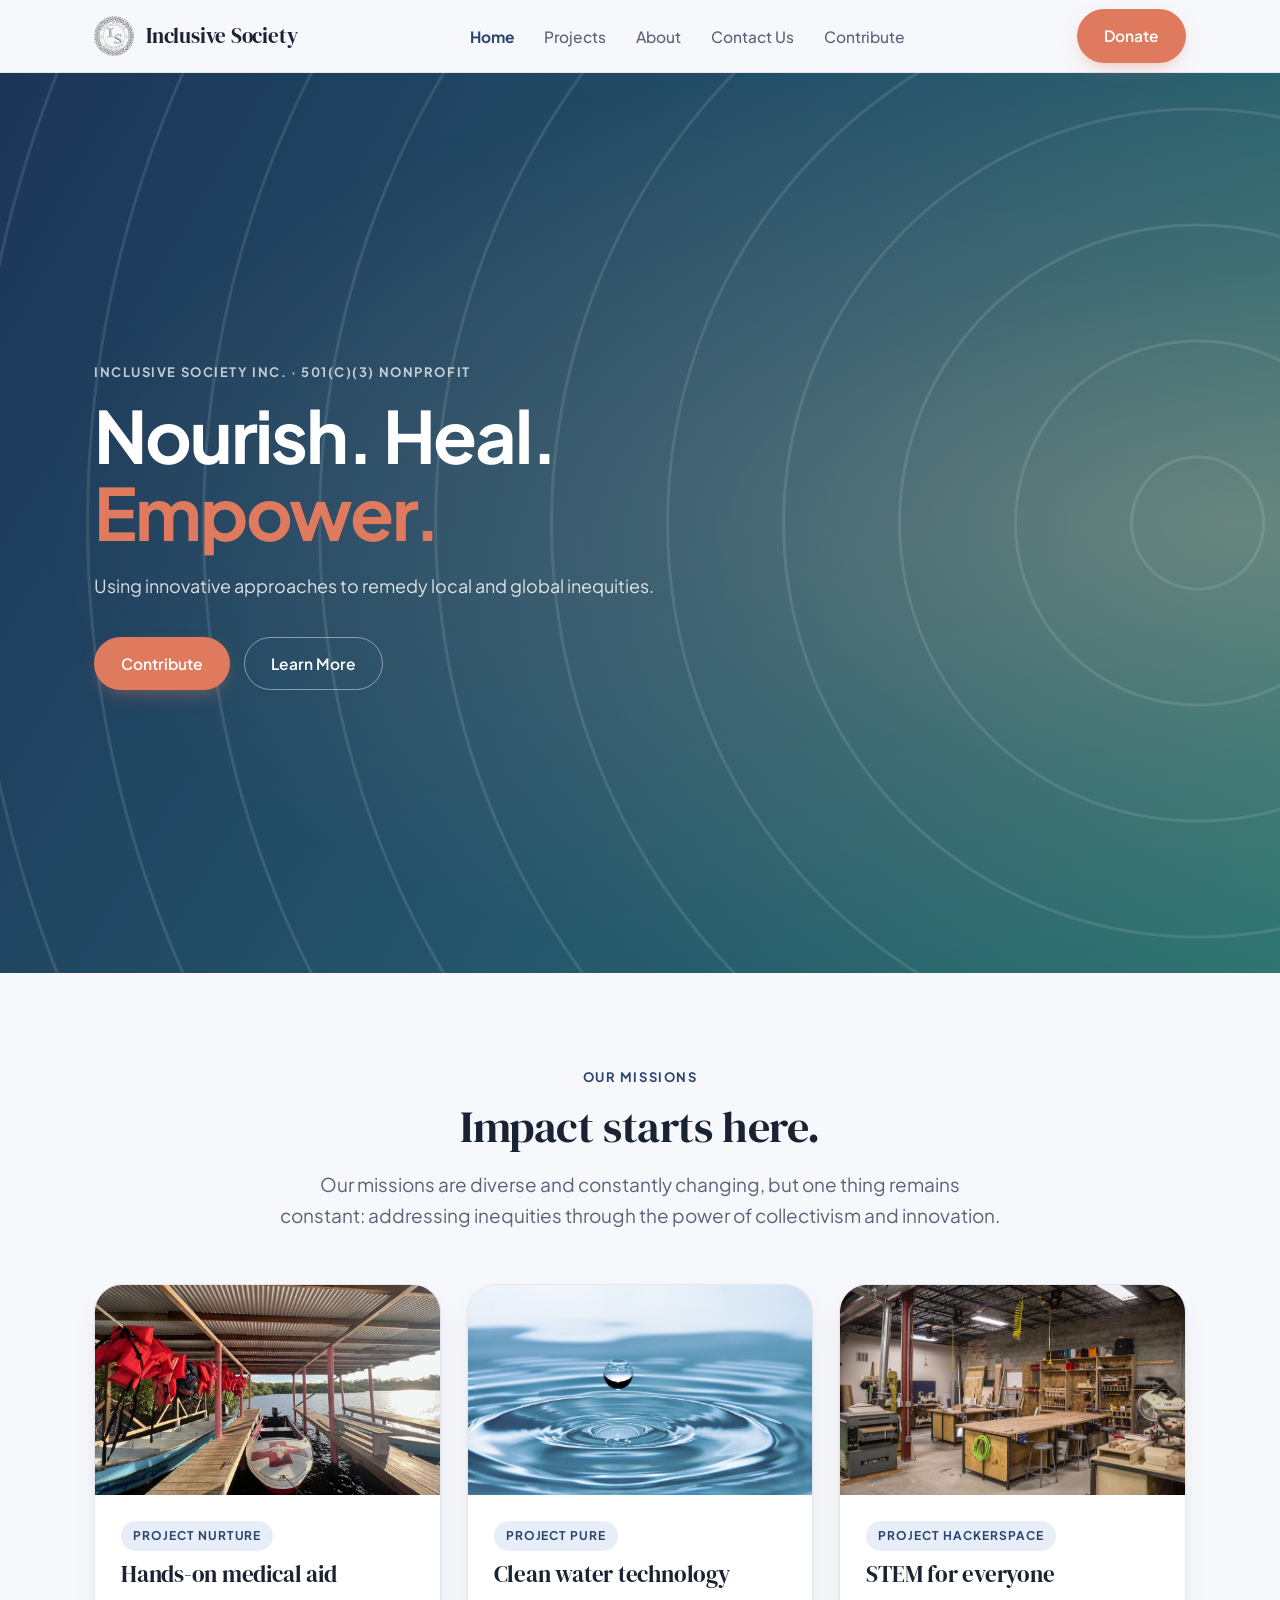
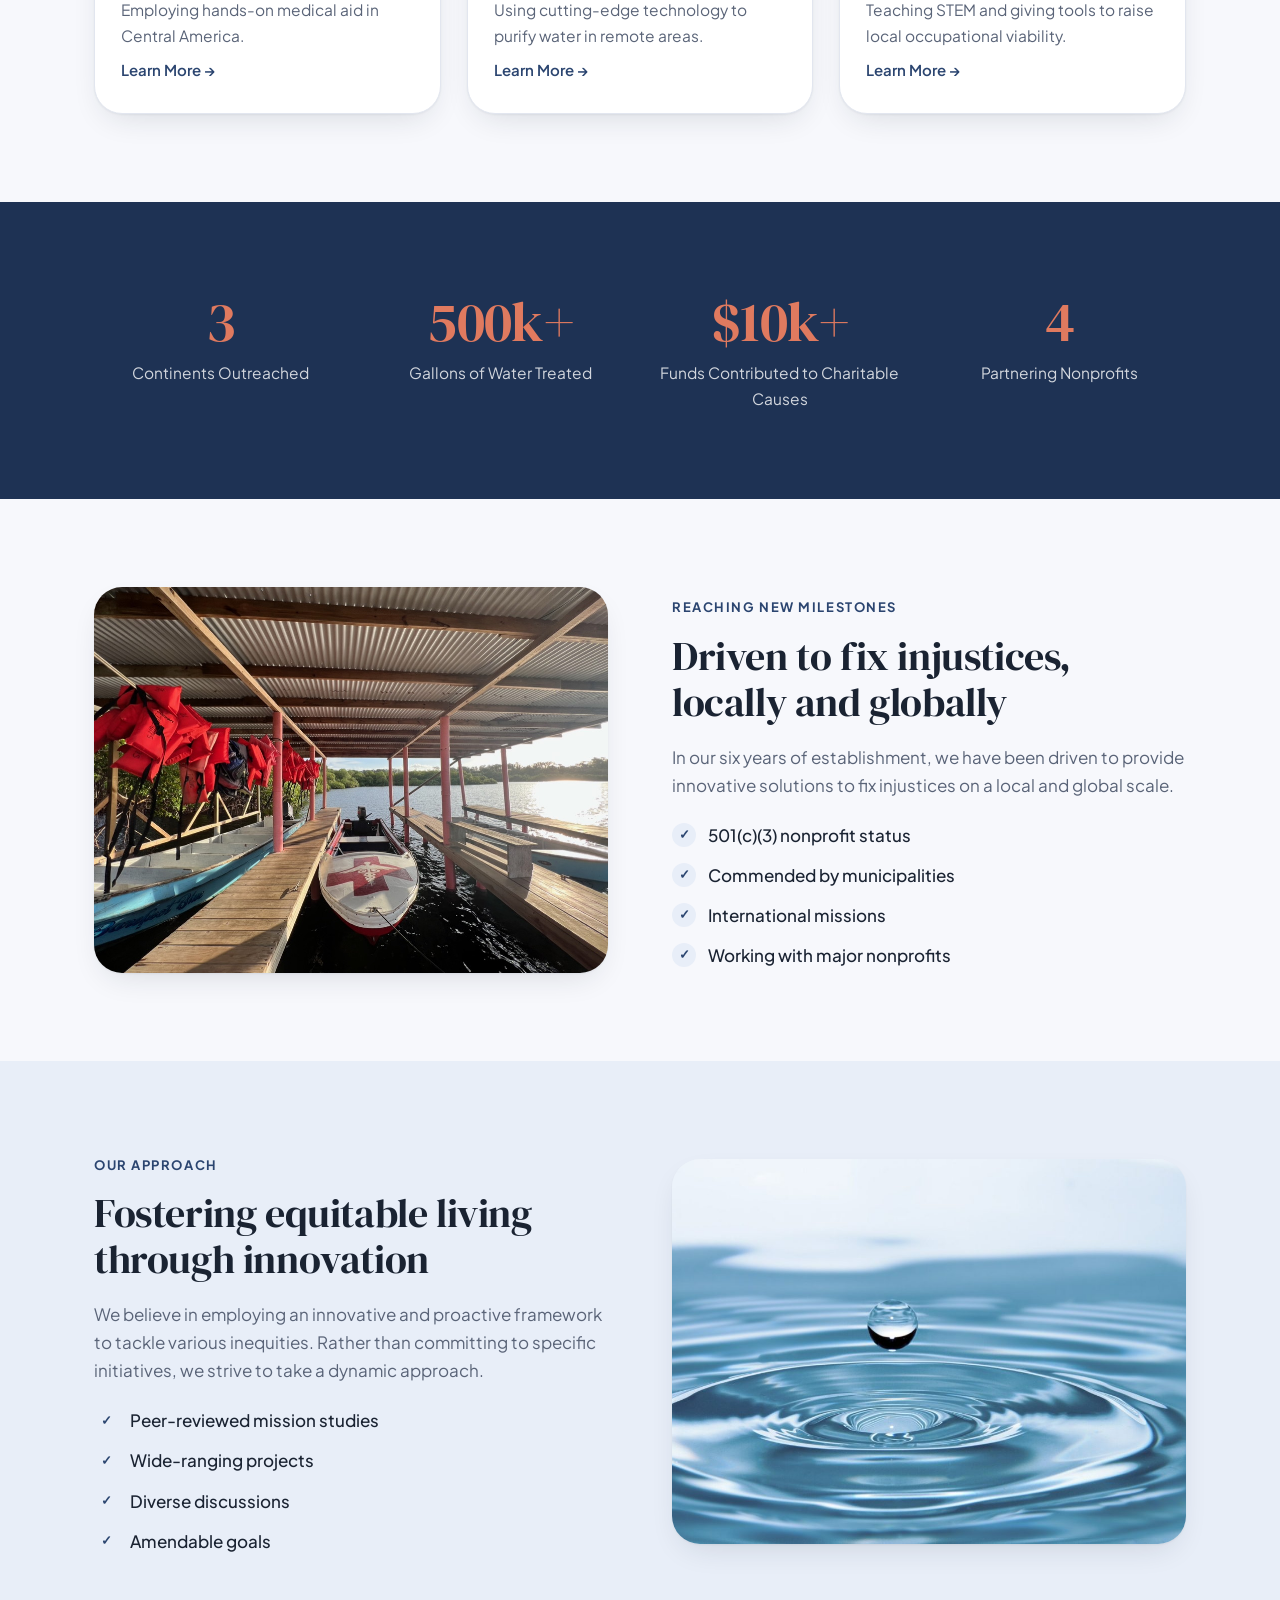
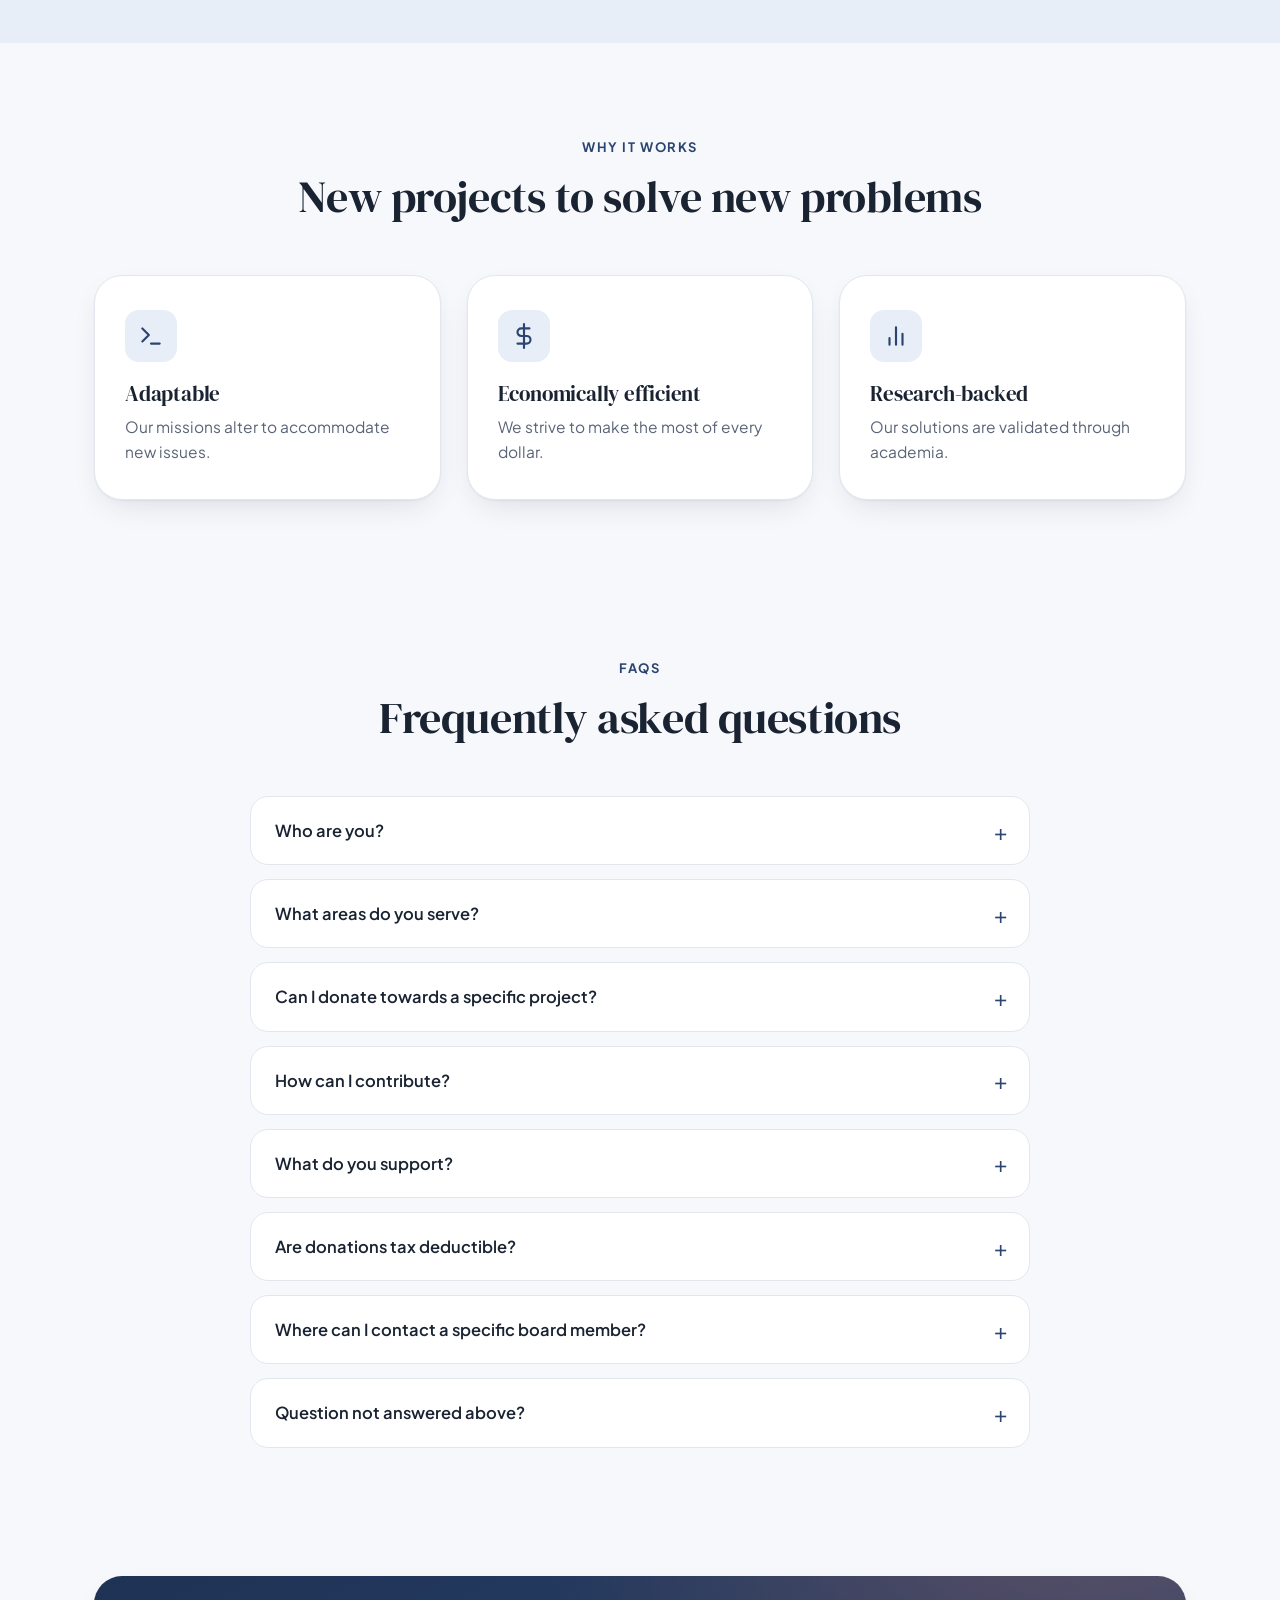
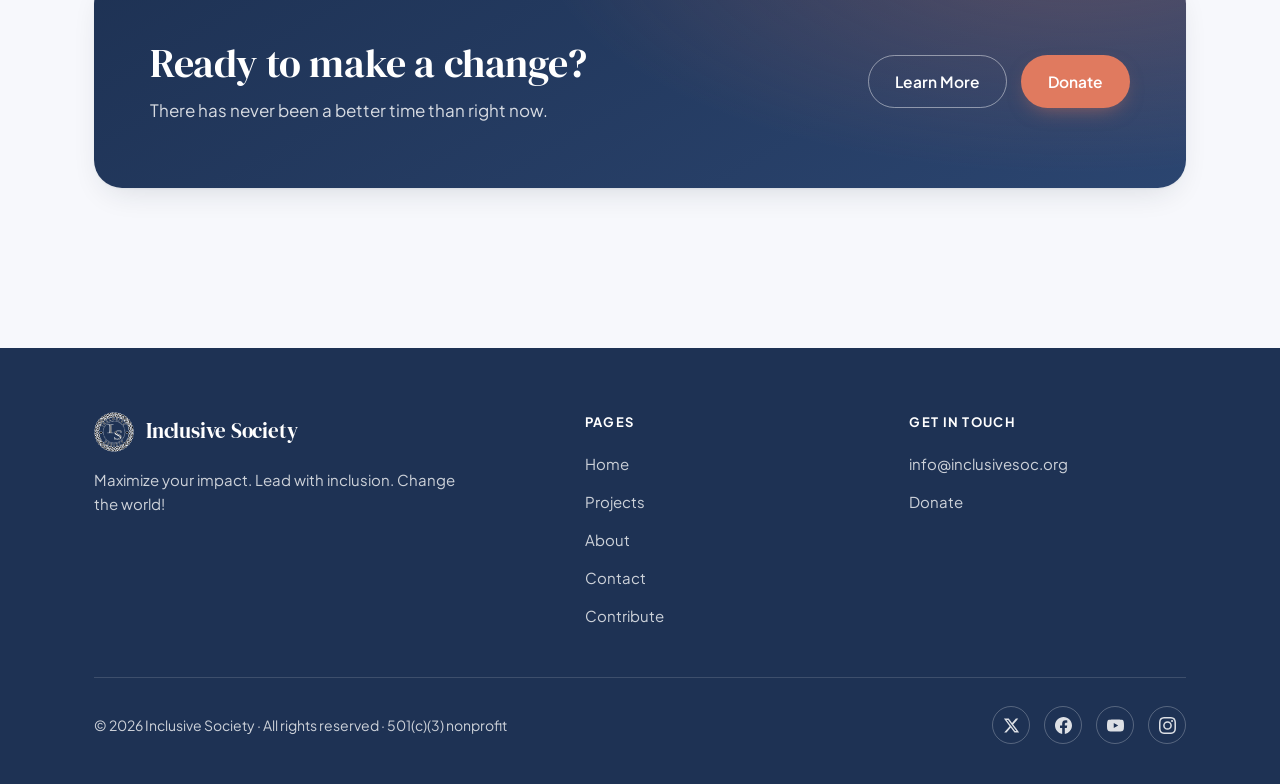
<file: index.html>
<!DOCTYPE html>
<html lang="en">
<head>
<meta charset="UTF-8">
<meta name="viewport" content="width=device-width, initial-scale=1.0">
<title>Inclusive Society — Nourish. Heal. Empower.</title>
<meta name="description" content="Inclusive Society is a 501(c)(3) nonprofit using innovative approaches to remedy local and global inequities. Nourish. Heal. Empower.">
<link rel="icon" type="image/png" href="assets/img/logo.png">
<link rel="preconnect" href="https://fonts.googleapis.com">
<link rel="preconnect" href="https://fonts.gstatic.com" crossorigin>
<link href="https://fonts.googleapis.com/css2?family=DM+Serif+Display:ital@0;1&family=Plus+Jakarta+Sans:wght@400;500;600;700&display=swap" rel="stylesheet">
<link rel="stylesheet" href="assets/css/style.css">
</head>
<body>

<header class="site-header">
  <div class="wrap nav">
    <a class="brand" href="./"><img src="assets/img/logo.png" alt="Inclusive Society logo"><span>Inclusive Society</span></a>
    <ul class="nav-links" id="navLinks">
      <li><a href="./" aria-current="page">Home</a></li>
      <li><a href="projects/">Projects</a></li>
      <li><a href="about/">About</a></li>
      <li><a href="contact/">Contact Us</a></li>
      <li><a href="contribute/">Contribute</a></li>
    </ul>
    <div class="nav-cta">
      <a class="btn btn--amber" href="https://donorbox.org/inclusive-society-nonprofit-fundraiser" target="_blank" rel="noopener">Donate</a>
      <button class="nav-toggle" aria-label="Toggle menu" onclick="document.getElementById('navLinks').classList.toggle('open')">
        <svg viewBox="0 0 24 24" fill="none" stroke="currentColor" stroke-width="2" stroke-linecap="round"><path d="M4 7h16M4 12h16M4 17h16"/></svg>
      </button>
    </div>
  </div>
</header>

<section class="hero">
  <div class="wrap">
    <span class="eyebrow">Inclusive Society Inc. · 501(c)(3) Nonprofit</span>
    <h1>Nourish. Heal. <em>Empower.</em></h1>
    <p>Using innovative approaches to remedy local and global inequities.</p>
    <div class="hero-actions">
      <a class="btn btn--amber" href="contribute/">Contribute</a>
      <a class="btn btn--ghost-light" href="about/">Learn More</a>
    </div>
  </div>
</section>

<section class="section">
  <div class="wrap">
    <div class="section-head center">
      <span class="eyebrow">Our Missions</span>
      <h2>Impact starts here.</h2>
      <p class="lede">Our missions are diverse and constantly changing, but one thing remains constant: addressing inequities through the power of collectivism and innovation.</p>
    </div>
    <div class="grid grid--3">
      <article class="card">
        <img src="assets/img/medical.jpg" alt="Medical aid dock in Central America">
        <div class="card-body">
          <span class="tag">Project Nurture</span>
          <h3>Hands-on medical aid</h3>
          <p>Employing hands-on medical aid in Central America.</p>
          <a class="card-link" href="projects/">Learn More</a>
        </div>
      </article>
      <article class="card">
        <img src="assets/img/water.jpg" alt="Clean water pouring into a glass">
        <div class="card-body">
          <span class="tag">Project Pure</span>
          <h3>Clean water technology</h3>
          <p>Using cutting-edge technology to purify water in remote areas.</p>
          <a class="card-link" href="projects/">Learn More</a>
        </div>
      </article>
      <article class="card">
        <img src="assets/img/workshop.png" alt="Workshop with tools and machines">
        <div class="card-body">
          <span class="tag">Project Hackerspace</span>
          <h3>STEM for everyone</h3>
          <p>Teaching STEM and giving tools to raise local occupational viability.</p>
          <a class="card-link" href="projects/">Learn More</a>
        </div>
      </article>
    </div>
  </div>
</section>

<section class="section section--teal stats">
  <div class="wrap">
    <div class="grid grid--4">
      <div class="stat"><h3>3</h3><p>Continents Outreached</p></div>
      <div class="stat"><h3>500k+</h3><p>Gallons of Water Treated</p></div>
      <div class="stat"><h3>$10k+</h3><p>Funds Contributed to Charitable Causes</p></div>
      <div class="stat"><h3>4</h3><p>Partnering Nonprofits</p></div>
    </div>
  </div>
</section>

<section class="section">
  <div class="wrap split">
    <div class="split-img"><img src="assets/img/medical.jpg" alt="Floating Doctors medical dock"></div>
    <div>
      <span class="eyebrow">Reaching New Milestones</span>
      <h2>Driven to fix injustices, locally and globally</h2>
      <p>In our six years of establishment, we have been driven to provide innovative solutions to fix injustices on a local and global scale.</p>
      <ul class="checklist">
        <li>501(c)(3) nonprofit status</li>
        <li>Commended by municipalities</li>
        <li>International missions</li>
        <li>Working with major nonprofits</li>
      </ul>
    </div>
  </div>
</section>

<section class="section section--tint">
  <div class="wrap split">
    <div>
      <span class="eyebrow">Our Approach</span>
      <h2>Fostering equitable living through innovation</h2>
      <p>We believe in employing an innovative and proactive framework to tackle various inequities. Rather than committing to specific initiatives, we strive to take a dynamic approach.</p>
      <ul class="checklist">
        <li>Peer-reviewed mission studies</li>
        <li>Wide-ranging projects</li>
        <li>Diverse discussions</li>
        <li>Amendable goals</li>
      </ul>
    </div>
    <div class="split-img"><img src="assets/img/water.jpg" alt="Water purification innovation"></div>
  </div>
</section>

<section class="section">
  <div class="wrap">
    <div class="section-head center">
      <span class="eyebrow">Why It Works</span>
      <h2>New projects to solve new problems</h2>
    </div>
    <div class="grid grid--3">
      <div class="value">
        <div class="icon"><svg viewBox="0 0 24 24" fill="none" stroke="currentColor" stroke-width="2" stroke-linecap="round" stroke-linejoin="round"><path d="M4 17l6-6-6-6M12 19h8"/></svg></div>
        <h3>Adaptable</h3>
        <p>Our missions alter to accommodate new issues.</p>
      </div>
      <div class="value">
        <div class="icon"><svg viewBox="0 0 24 24" fill="none" stroke="currentColor" stroke-width="2" stroke-linecap="round" stroke-linejoin="round"><path d="M12 1v22M17 5H9.5a3.5 3.5 0 000 7h5a3.5 3.5 0 010 7H6"/></svg></div>
        <h3>Economically efficient</h3>
        <p>We strive to make the most of every dollar.</p>
      </div>
      <div class="value">
        <div class="icon"><svg viewBox="0 0 24 24" fill="none" stroke="currentColor" stroke-width="2" stroke-linecap="round" stroke-linejoin="round"><path d="M18 20V10M12 20V4M6 20v-6"/></svg></div>
        <h3>Research-backed</h3>
        <p>Our solutions are validated through academia.</p>
      </div>
    </div>
  </div>
</section>

<section class="section section--tight">
  <div class="wrap">
    <div class="section-head center">
      <span class="eyebrow">FAQs</span>
      <h2>Frequently asked questions</h2>
    </div>
    <div class="faq">
      <details>
        <summary>Who are you?</summary>
        <div>We are a 501(c)(3) nonprofit organization focused on employing innovative approaches to democratize resources to address local and global inequities. We believe that by taking on a creative philosophy, we can foster a more collective, more inclusive society.</div>
      </details>
      <details>
        <summary>What areas do you serve?</summary>
        <div>As our projects are highly variable in their goals, the areas we serve tend to vary greatly. At the moment, we are focusing efforts in aiding communities across North America, South America, and sub-Saharan Africa. We do not focus on any one particular region, and we don't plan to!</div>
      </details>
      <details>
        <summary>Can I donate towards a specific project?</summary>
        <div>Yes! At the <a href="https://donorbox.org/inclusive-society-nonprofit-fundraiser" target="_blank" rel="noopener">donation page</a>, you will have the option to select which project(s) you wish to contribute your funds to. If none are selected, donated funds will be dispersed towards charitable causes at the discretion of Inclusive Society.</div>
      </details>
      <details>
        <summary>How can I contribute?</summary>
        <div>If you are an individual and you wish to support our cause, you may consider donating <a href="https://donorbox.org/inclusive-society-nonprofit-fundraiser" target="_blank" rel="noopener">here</a>. If you have additional suggestions, comments, or would like a hands-on role, feel free to <a href="contact/">contact us here</a>. For organizations interested in partnerships, please contact us at <a href="contact/">this page</a>.</div>
      </details>
      <details>
        <summary>What do you support?</summary>
        <div>Our causes vary substantially. Currently, we are focused on providing aid to the citizens of Palestine. We have also done missions for democratizing access to STEM tools, clean water, and medical technology. The common factor with our current and future projects is our pursuit to address widespread inequities.</div>
      </details>
      <details>
        <summary>Are donations tax deductible?</summary>
        <div>Yes! We maintain a 501(c)(3) federal status, so all donations are considered tax deductible except where prohibited by law.</div>
      </details>
      <details>
        <summary>Where can I contact a specific board member?</summary>
        <div>Go to the <a href="about/">about us page</a> to contact a specific member.</div>
      </details>
      <details>
        <summary>Question not answered above?</summary>
        <div><a href="contact/">Contact us</a> — we're more than happy to help, or email us at <a href="mailto:info@inclusivesoc.org">info@inclusivesoc.org</a>.</div>
      </details>
    </div>
  </div>
</section>

<section class="section section--tight">
  <div class="wrap">
    <div class="cta-band">
      <div>
        <h2>Ready to make a change?</h2>
        <p>There has never been a better time than right now.</p>
      </div>
      <div class="hero-actions">
        <a class="btn btn--ghost-light" href="about/">Learn More</a>
        <a class="btn btn--amber" href="https://donorbox.org/inclusive-society-nonprofit-fundraiser" target="_blank" rel="noopener">Donate</a>
      </div>
    </div>
  </div>
</section>

<footer class="site-footer">
  <div class="wrap">
    <div class="footer-grid">
      <div>
        <a class="brand" href="./"><img src="assets/img/logo.png" alt="Inclusive Society logo"><span>Inclusive Society</span></a>
        <p class="footer-tag">Maximize your impact. Lead with inclusion. Change the world!</p>
      </div>
      <div>
        <h4>Pages</h4>
        <ul class="footer-links">
          <li><a href="./">Home</a></li>
          <li><a href="projects/">Projects</a></li>
          <li><a href="about/">About</a></li>
          <li><a href="contact/">Contact</a></li>
          <li><a href="contribute/">Contribute</a></li>
        </ul>
      </div>
      <div>
        <h4>Get in touch</h4>
        <ul class="footer-links">
          <li><a href="mailto:info@inclusivesoc.org">info@inclusivesoc.org</a></li>
          <li><a href="https://donorbox.org/inclusive-society-nonprofit-fundraiser" target="_blank" rel="noopener">Donate</a></li>
        </ul>
      </div>
    </div>
    <div class="footer-bottom">
      <span>© 2026 Inclusive Society · All rights reserved · 501(c)(3) nonprofit</span>
      <div class="socials">
        <a href="#" aria-label="Twitter"><svg viewBox="0 0 24 24" fill="currentColor"><path d="M18.244 2.25h3.308l-7.227 8.26 8.502 11.24H16.17l-5.214-6.817L4.99 21.75H1.68l7.73-8.835L1.254 2.25H8.08l4.713 6.231zm-1.161 17.52h1.833L7.084 4.126H5.117z"/></svg></a>
        <a href="#" aria-label="Facebook"><svg viewBox="0 0 24 24" fill="currentColor"><path d="M24 12.073c0-6.627-5.373-12-12-12s-12 5.373-12 12c0 5.99 4.388 10.954 10.125 11.854v-8.385H7.078v-3.47h3.047V9.43c0-3.007 1.792-4.669 4.533-4.669 1.312 0 2.686.235 2.686.235v2.953H15.83c-1.491 0-1.956.925-1.956 1.874v2.25h3.328l-.532 3.47h-2.796v8.385C19.612 23.027 24 18.062 24 12.073z"/></svg></a>
        <a href="#" aria-label="YouTube"><svg viewBox="0 0 24 24" fill="currentColor"><path d="M23.498 6.186a3.016 3.016 0 00-2.122-2.136C19.505 3.545 12 3.545 12 3.545s-7.505 0-9.377.505A3.017 3.017 0 00.502 6.186C0 8.07 0 12 0 12s0 3.93.502 5.814a3.016 3.016 0 002.122 2.136c1.871.505 9.376.505 9.376.505s7.505 0 9.377-.505a3.015 3.015 0 002.122-2.136C24 15.93 24 12 24 12s0-3.93-.502-5.814zM9.545 15.568V8.432L15.818 12l-6.273 3.568z"/></svg></a>
        <a href="#" aria-label="Instagram"><svg viewBox="0 0 24 24" fill="currentColor"><path d="M12 2.163c3.204 0 3.584.012 4.85.07 3.252.148 4.771 1.691 4.919 4.919.058 1.265.069 1.645.069 4.849 0 3.205-.012 3.584-.069 4.849-.149 3.225-1.664 4.771-4.919 4.919-1.266.058-1.644.07-4.85.07-3.204 0-3.584-.012-4.849-.07-3.26-.149-4.771-1.699-4.919-4.92-.058-1.265-.07-1.644-.07-4.849 0-3.204.013-3.583.07-4.849.149-3.227 1.664-4.771 4.919-4.919 1.266-.057 1.645-.069 4.849-.069zm0-2.163c-3.259 0-3.667.014-4.947.072-4.358.2-6.78 2.618-6.98 6.98-.059 1.281-.073 1.689-.073 4.948 0 3.259.014 3.668.072 4.948.2 4.358 2.618 6.78 6.98 6.98 1.281.058 1.689.072 4.948.072 3.259 0 3.668-.014 4.948-.072 4.354-.2 6.782-2.618 6.979-6.98.059-1.28.073-1.689.073-4.948 0-3.259-.014-3.667-.072-4.947-.196-4.354-2.617-6.78-6.979-6.98-1.281-.059-1.69-.073-4.949-.073zm0 5.838a6.162 6.162 0 100 12.324 6.162 6.162 0 000-12.324zm0 10.162a4 4 0 110-8 4 4 0 010 8zm6.406-11.845a1.44 1.44 0 100 2.881 1.44 1.44 0 000-2.881z"/></svg></a>
      </div>
    </div>
  </div>
</footer>

</body>
</html>
</file>
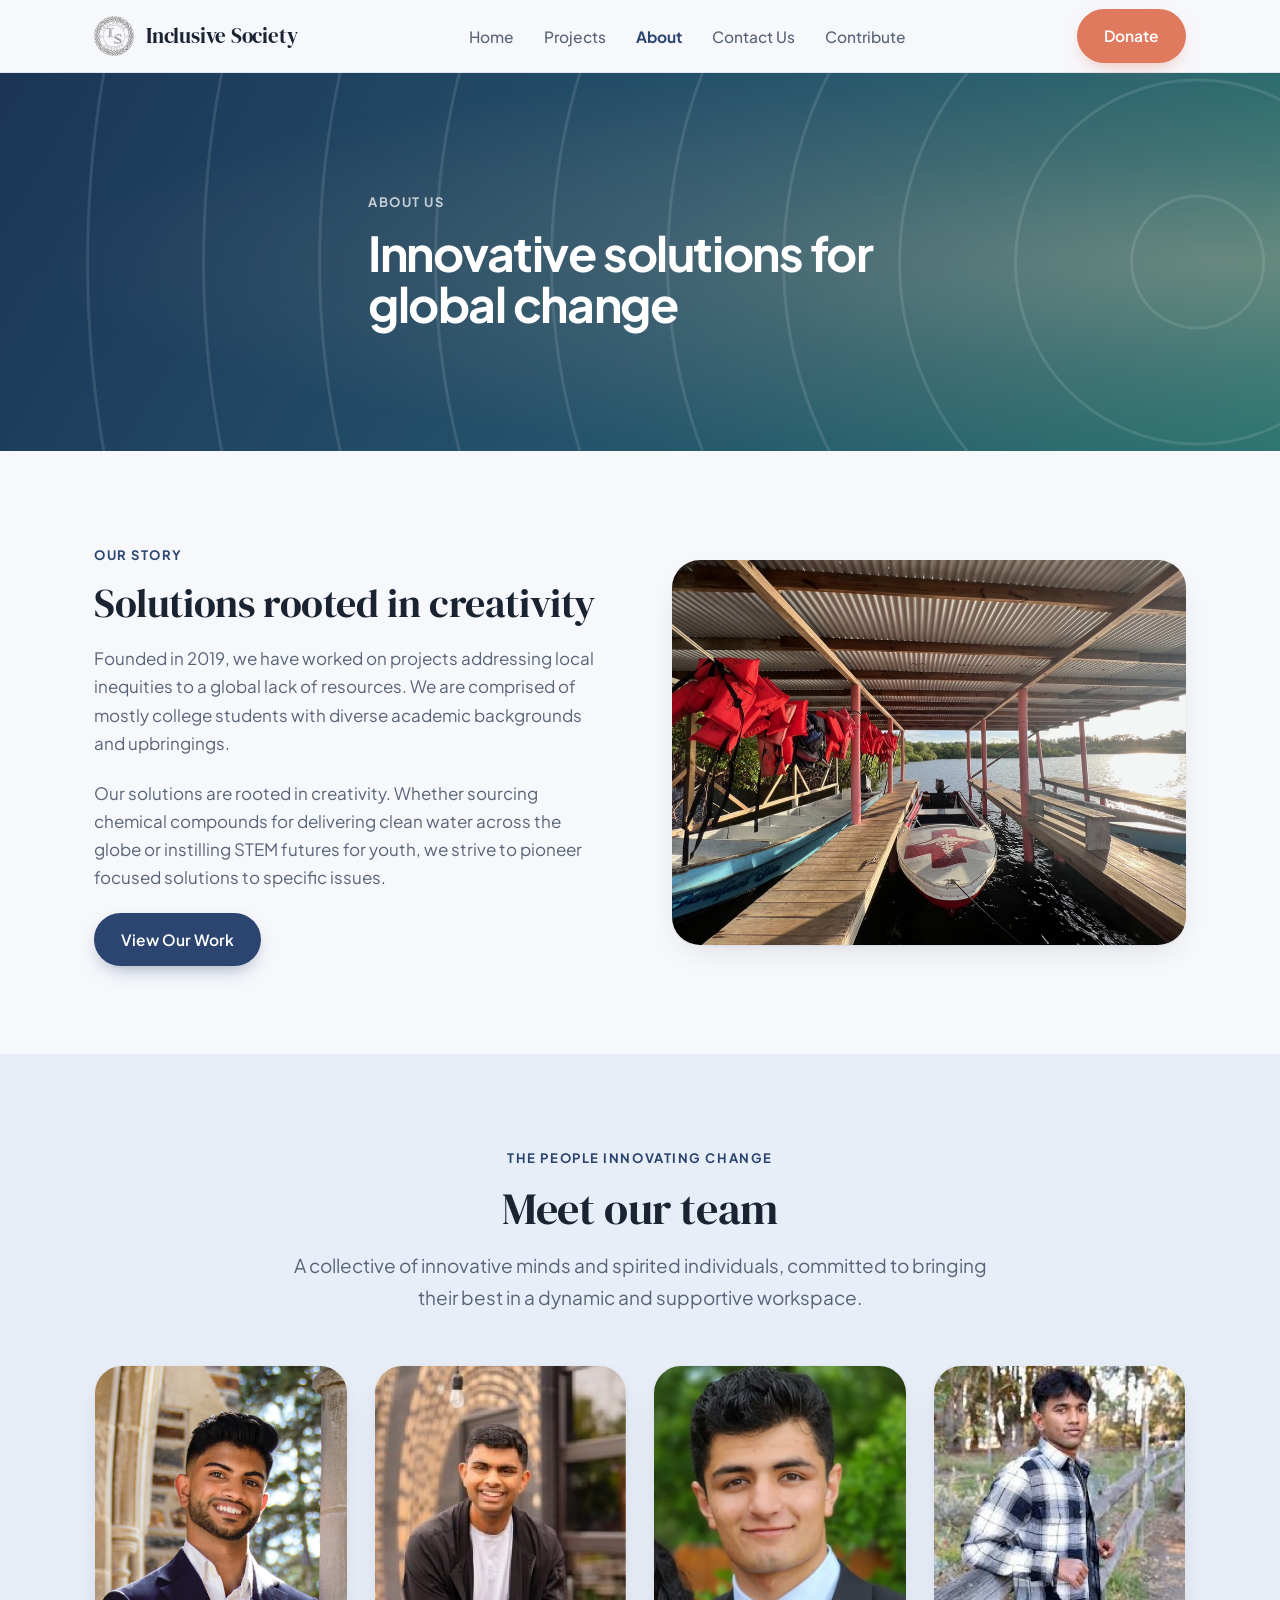
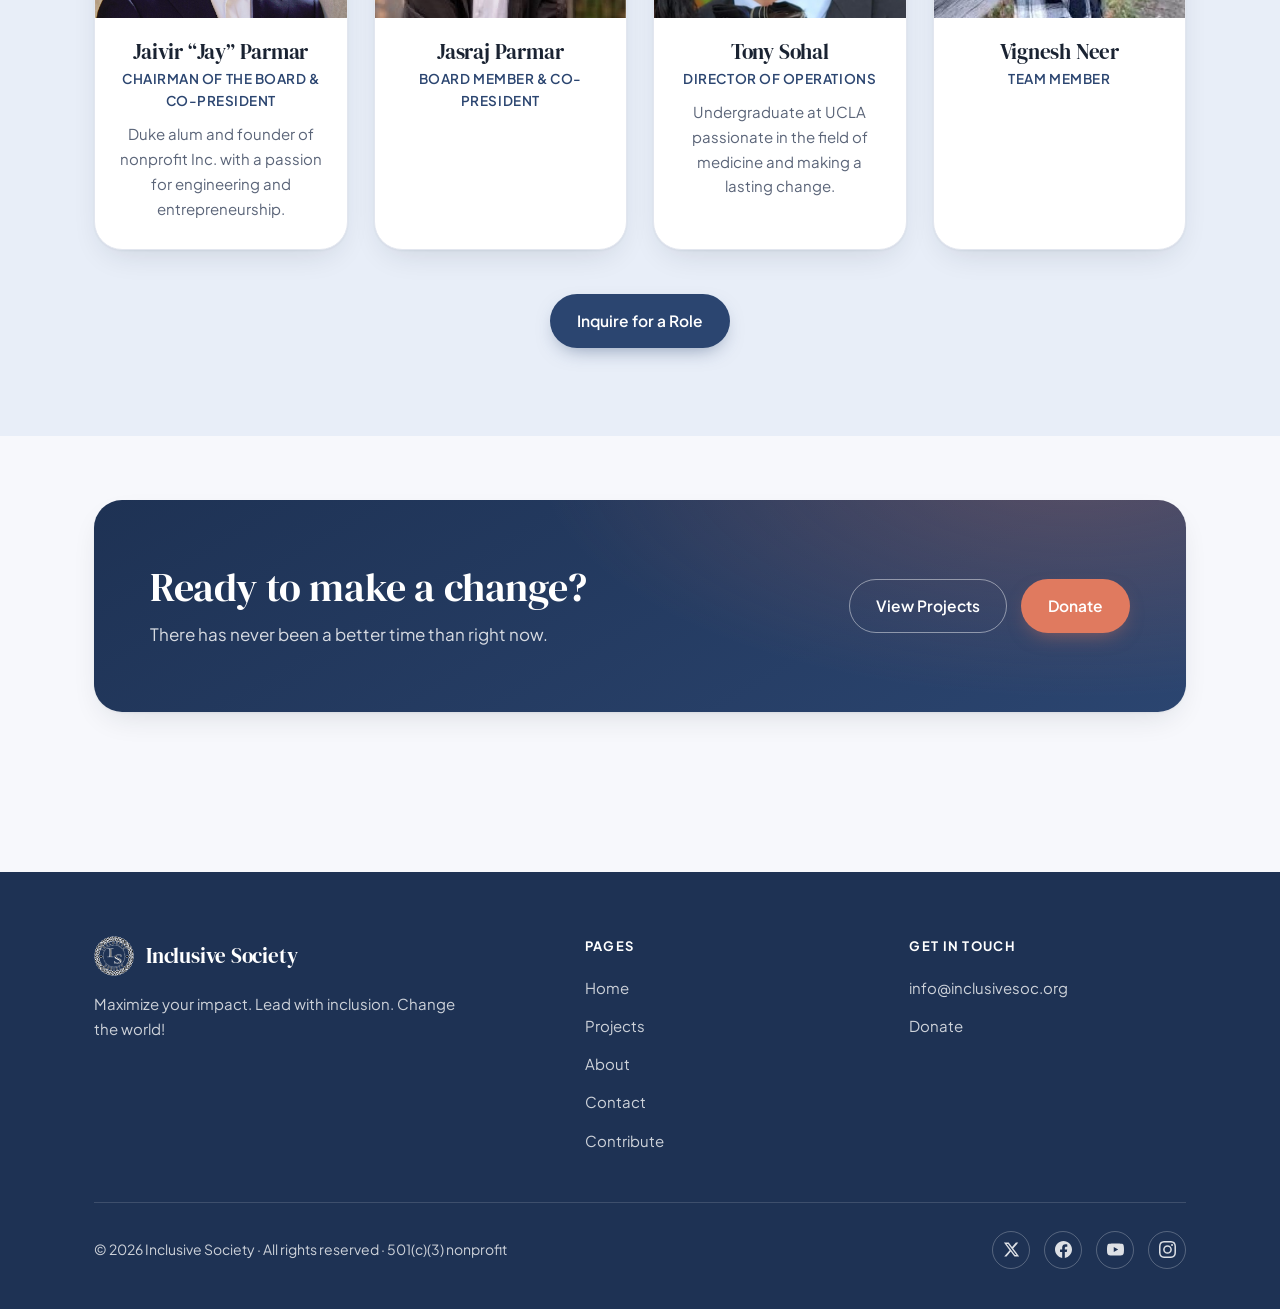
<file: about/index.html>
<!DOCTYPE html>
<html lang="en">
<head>
<meta charset="UTF-8">
<meta name="viewport" content="width=device-width, initial-scale=1.0">
<title>About — Inclusive Society</title>
<meta name="description" content="Founded in 2019, Inclusive Society delivers innovative solutions for global change. Meet our team.">
<link rel="icon" type="image/png" href="../assets/img/logo.png">
<link rel="preconnect" href="https://fonts.googleapis.com">
<link rel="preconnect" href="https://fonts.gstatic.com" crossorigin>
<link href="https://fonts.googleapis.com/css2?family=DM+Serif+Display:ital@0;1&family=Plus+Jakarta+Sans:wght@400;500;600;700&display=swap" rel="stylesheet">
<link rel="stylesheet" href="../assets/css/style.css">
</head>
<body>
<header class="site-header">
  <div class="wrap nav">
    <a class="brand" href="../"><img src="../assets/img/logo.png" alt="Inclusive Society logo"><span>Inclusive Society</span></a>
    <ul class="nav-links" id="navLinks">
      <li><a href="../">Home</a></li>
      <li><a href="../projects/">Projects</a></li>
      <li><a href="../about/" aria-current="page">About</a></li>
      <li><a href="../contact/">Contact Us</a></li>
      <li><a href="../contribute/">Contribute</a></li>
    </ul>
    <div class="nav-cta">
      <a class="btn btn--amber" href="https://donorbox.org/inclusive-society-nonprofit-fundraiser" target="_blank" rel="noopener">Donate</a>
      <button class="nav-toggle" aria-label="Toggle menu" onclick="document.getElementById('navLinks').classList.toggle('open')">
        <svg viewBox="0 0 24 24" fill="none" stroke="currentColor" stroke-width="2" stroke-linecap="round"><path d="M4 7h16M4 12h16M4 17h16"/></svg>
      </button>
    </div>
  </div>
</header>

<section class="hero hero--sub">
  <div class="wrap">
    <span class="eyebrow">About Us</span>
    <h1>Innovative solutions for global change</h1>
  </div>
</section>

<section class="section">
  <div class="wrap split">
    <div>
      <span class="eyebrow">Our Story</span>
      <h2>Solutions rooted in creativity</h2>
      <p>Founded in 2019, we have worked on projects addressing local inequities to a global lack of resources. We are comprised of mostly college students with diverse academic backgrounds and upbringings.</p>
      <p>Our solutions are rooted in creativity. Whether sourcing chemical compounds for delivering clean water across the globe or instilling STEM futures for youth, we strive to pioneer focused solutions to specific issues.</p>
      <a class="btn btn--primary" href="../projects/">View Our Work</a>
    </div>
    <div class="split-img"><img src="../assets/img/medical.jpg" alt="Inclusive Society mission work"></div>
  </div>
</section>

<section class="section section--tint">
  <div class="wrap">
    <div class="section-head center">
      <span class="eyebrow">The People Innovating Change</span>
      <h2>Meet our team</h2>
      <p class="lede" style="margin:0 auto;">A collective of innovative minds and spirited individuals, committed to bringing their best in a dynamic and supportive workspace.</p>
    </div>
    <div class="grid grid--4">
      <article class="person">
        <img class="person-img--center" src="../assets/img/jaivir.png" alt="Portrait of Jaivir “Jay” Parmar">
        <div class="person-body">
          <h3>Jaivir “Jay” Parmar</h3>
          <p class="role">Chairman of the Board & Co-President</p>
          <p>Duke alum and founder of nonprofit Inc. with a passion for engineering and entrepreneurship.</p>
        </div>
      </article>
      <article class="person">
        <img src="../assets/img/jasraj.jpg" alt="Portrait of Jasraj Parmar">
        <div class="person-body">
          <h3>Jasraj Parmar</h3>
          <p class="role">Board Member & Co-President</p>
          
        </div>
      </article>
      <article class="person">
        <img src="../assets/img/tony.jpg" alt="Portrait of Tony Sohal">
        <div class="person-body">
          <h3>Tony Sohal</h3>
          <p class="role">Director of Operations</p>
          <p>Undergraduate at UCLA passionate in the field of medicine and making a lasting change.</p>
        </div>
      </article>
      <article class="person">
        <img src="../assets/img/vignesh.jpg" alt="Portrait of Vignesh Neer">
        <div class="person-body">
          <h3>Vignesh Neer</h3>
          <p class="role">Team Member</p>
          
        </div>
      </article>
    </div>
    <div style="text-align:center; margin-top:44px;">
      <a class="btn btn--primary" href="../contact/">Inquire for a Role</a>
    </div>
  </div>
</section>

<section class="section section--tight">
  <div class="wrap">
    <div class="cta-band">
      <div>
        <h2>Ready to make a change?</h2>
        <p>There has never been a better time than right now.</p>
      </div>
      <div class="hero-actions">
        <a class="btn btn--ghost-light" href="../projects/">View Projects</a>
        <a class="btn btn--amber" href="https://donorbox.org/inclusive-society-nonprofit-fundraiser" target="_blank" rel="noopener">Donate</a>
      </div>
    </div>
  </div>
</section>

<footer class="site-footer">
  <div class="wrap">
    <div class="footer-grid">
      <div>
        <a class="brand" href="../"><img src="../assets/img/logo.png" alt="Inclusive Society logo"><span>Inclusive Society</span></a>
        <p class="footer-tag">Maximize your impact. Lead with inclusion. Change the world!</p>
      </div>
      <div>
        <h4>Pages</h4>
        <ul class="footer-links">
          <li><a href="../">Home</a></li>
          <li><a href="../projects/">Projects</a></li>
          <li><a href="../about/">About</a></li>
          <li><a href="../contact/">Contact</a></li>
          <li><a href="../contribute/">Contribute</a></li>
        </ul>
      </div>
      <div>
        <h4>Get in touch</h4>
        <ul class="footer-links">
          <li><a href="mailto:info@inclusivesoc.org">info@inclusivesoc.org</a></li>
          <li><a href="https://donorbox.org/inclusive-society-nonprofit-fundraiser" target="_blank" rel="noopener">Donate</a></li>
        </ul>
      </div>
    </div>
    <div class="footer-bottom">
      <span>© 2026 Inclusive Society · All rights reserved · 501(c)(3) nonprofit</span>
      <div class="socials">
        <a href="#" aria-label="Twitter"><svg viewBox="0 0 24 24" fill="currentColor"><path d="M18.244 2.25h3.308l-7.227 8.26 8.502 11.24H16.17l-5.214-6.817L4.99 21.75H1.68l7.73-8.835L1.254 2.25H8.08l4.713 6.231zm-1.161 17.52h1.833L7.084 4.126H5.117z"/></svg></a>
        <a href="#" aria-label="Facebook"><svg viewBox="0 0 24 24" fill="currentColor"><path d="M24 12.073c0-6.627-5.373-12-12-12s-12 5.373-12 12c0 5.99 4.388 10.954 10.125 11.854v-8.385H7.078v-3.47h3.047V9.43c0-3.007 1.792-4.669 4.533-4.669 1.312 0 2.686.235 2.686.235v2.953H15.83c-1.491 0-1.956.925-1.956 1.874v2.25h3.328l-.532 3.47h-2.796v8.385C19.612 23.027 24 18.062 24 12.073z"/></svg></a>
        <a href="#" aria-label="YouTube"><svg viewBox="0 0 24 24" fill="currentColor"><path d="M23.498 6.186a3.016 3.016 0 00-2.122-2.136C19.505 3.545 12 3.545 12 3.545s-7.505 0-9.377.505A3.017 3.017 0 00.502 6.186C0 8.07 0 12 0 12s0 3.93.502 5.814a3.016 3.016 0 002.122 2.136c1.871.505 9.376.505 9.376.505s7.505 0 9.377-.505a3.015 3.015 0 002.122-2.136C24 15.93 24 12 24 12s0-3.93-.502-5.814zM9.545 15.568V8.432L15.818 12l-6.273 3.568z"/></svg></a>
        <a href="#" aria-label="Instagram"><svg viewBox="0 0 24 24" fill="currentColor"><path d="M12 2.163c3.204 0 3.584.012 4.85.07 3.252.148 4.771 1.691 4.919 4.919.058 1.265.069 1.645.069 4.849 0 3.205-.012 3.584-.069 4.849-.149 3.225-1.664 4.771-4.919 4.919-1.266.058-1.644.07-4.85.07-3.204 0-3.584-.012-4.849-.07-3.26-.149-4.771-1.699-4.919-4.92-.058-1.265-.07-1.644-.07-4.849 0-3.204.013-3.583.07-4.849.149-3.227 1.664-4.771 4.919-4.919 1.266-.057 1.645-.069 4.849-.069zm0-2.163c-3.259 0-3.667.014-4.947.072-4.358.2-6.78 2.618-6.98 6.98-.059 1.281-.073 1.689-.073 4.948 0 3.259.014 3.668.072 4.948.2 4.358 2.618 6.78 6.98 6.98 1.281.058 1.689.072 4.948.072 3.259 0 3.668-.014 4.948-.072 4.354-.2 6.782-2.618 6.979-6.98.059-1.28.073-1.689.073-4.948 0-3.259-.014-3.667-.072-4.947-.196-4.354-2.617-6.78-6.979-6.98-1.281-.059-1.69-.073-4.949-.073zm0 5.838a6.162 6.162 0 100 12.324 6.162 6.162 0 000-12.324zm0 10.162a4 4 0 110-8 4 4 0 010 8zm6.406-11.845a1.44 1.44 0 100 2.881 1.44 1.44 0 000-2.881z"/></svg></a>
      </div>
    </div>
  </div>
</footer>

</body>
</html>
</file>
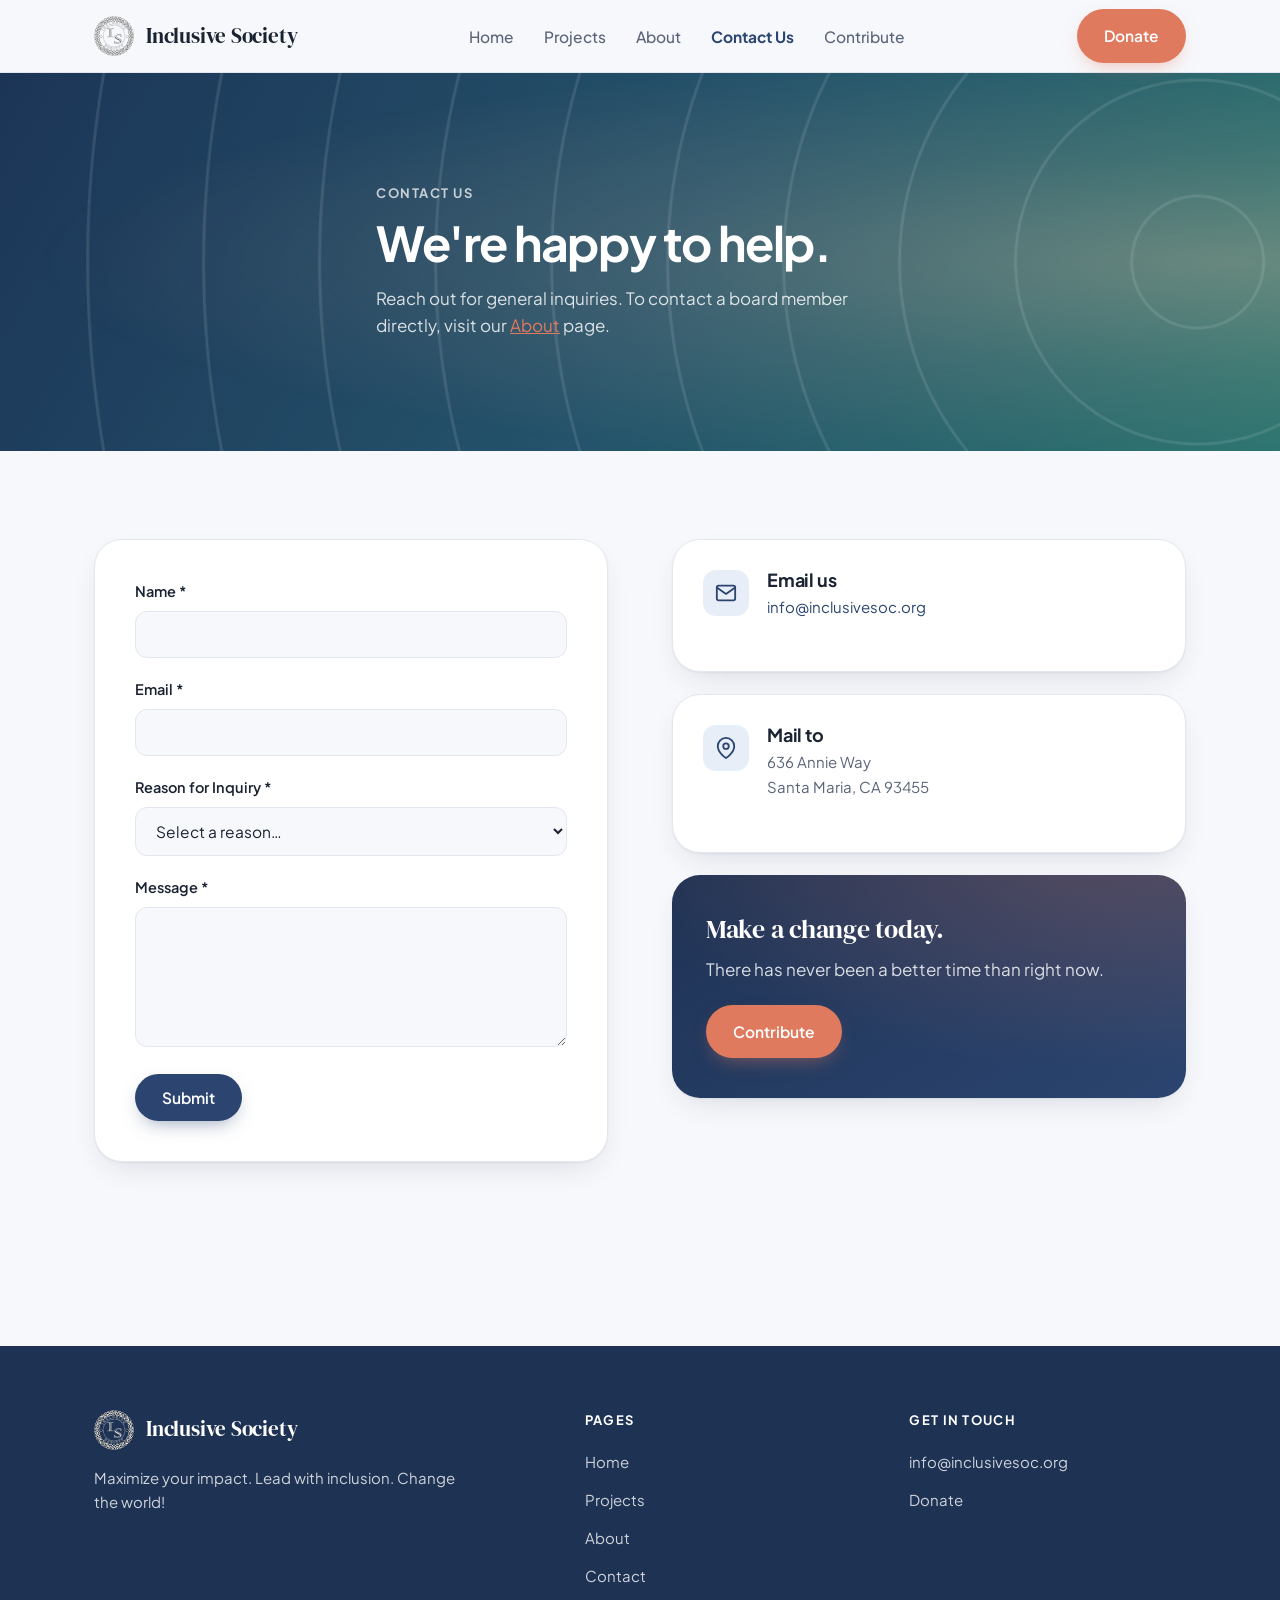
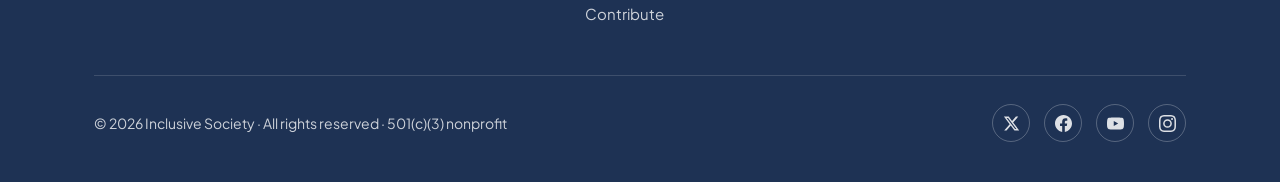
<file: contact/index.html>
<!DOCTYPE html>
<html lang="en">
<head>
<meta charset="UTF-8">
<meta name="viewport" content="width=device-width, initial-scale=1.0">
<title>Contact Us — Inclusive Society</title>
<meta name="description" content="Get in touch with Inclusive Society for collaborations, questions, and mission ideas.">
<link rel="icon" type="image/png" href="../assets/img/logo.png">
<link rel="preconnect" href="https://fonts.googleapis.com">
<link rel="preconnect" href="https://fonts.gstatic.com" crossorigin>
<link href="https://fonts.googleapis.com/css2?family=DM+Serif+Display:ital@0;1&family=Plus+Jakarta+Sans:wght@400;500;600;700&display=swap" rel="stylesheet">
<link rel="stylesheet" href="../assets/css/style.css">
</head>
<body>
<header class="site-header">
  <div class="wrap nav">
    <a class="brand" href="../"><img src="../assets/img/logo.png" alt="Inclusive Society logo"><span>Inclusive Society</span></a>
    <ul class="nav-links" id="navLinks">
      <li><a href="../">Home</a></li>
      <li><a href="../projects/">Projects</a></li>
      <li><a href="../about/">About</a></li>
      <li><a href="../contact/" aria-current="page">Contact Us</a></li>
      <li><a href="../contribute/">Contribute</a></li>
    </ul>
    <div class="nav-cta">
      <a class="btn btn--amber" href="https://donorbox.org/inclusive-society-nonprofit-fundraiser" target="_blank" rel="noopener">Donate</a>
      <button class="nav-toggle" aria-label="Toggle menu" onclick="document.getElementById('navLinks').classList.toggle('open')">
        <svg viewBox="0 0 24 24" fill="none" stroke="currentColor" stroke-width="2" stroke-linecap="round"><path d="M4 7h16M4 12h16M4 17h16"/></svg>
      </button>
    </div>
  </div>
</header>

<section class="hero hero--sub">
  <div class="wrap">
    <span class="eyebrow">Contact Us</span>
    <h1>We're happy to help.</h1>
    <p>Reach out for general inquiries. To contact a board member directly, visit our <a href="../about/" style="color:var(--accent); text-decoration:underline;">About</a> page.</p>
  </div>
</section>

<section class="section">
  <div class="wrap split" style="align-items:start;">
    <div class="form-card">
      <form class="form-grid" action="https://formsubmit.co/info@inclusivesoc.org" method="POST">
        <input type="hidden" name="_subject" value="New inquiry from inclusivesoc.org">
        <input type="hidden" name="_captcha" value="true">
        <div class="form-field">
          <label for="f-name">Name *</label>
          <input id="f-name" type="text" name="name" required>
        </div>
        <div class="form-field">
          <label for="f-email">Email *</label>
          <input id="f-email" type="email" name="email" required>
        </div>
        <div class="form-field">
          <label for="f-reason">Reason for Inquiry *</label>
          <select id="f-reason" name="reason" required>
            <option value="" disabled selected>Select a reason…</option>
            <option>Nonprofit collaborations</option>
            <option>Questions about Palestine Relief</option>
            <option>Questions about Project Pure</option>
            <option>Questions about Project Hackerspace</option>
            <option>Ideas for missions</option>
            <option>Commendations</option>
            <option>Other</option>
          </select>
        </div>
        <div class="form-field">
          <label for="f-message">Message *</label>
          <textarea id="f-message" name="message" required></textarea>
        </div>
        <button class="btn btn--primary" type="submit" style="justify-self:start;">Submit</button>
      </form>
    </div>
    <div style="display:grid; gap:22px;">
      <div class="info-tile">
        <div class="icon"><svg viewBox="0 0 24 24" fill="none" stroke="currentColor" stroke-width="2" stroke-linecap="round" stroke-linejoin="round"><path d="M4 4h16c1.1 0 2 .9 2 2v12c0 1.1-.9 2-2 2H4c-1.1 0-2-.9-2-2V6c0-1.1.9-2 2-2z"/><polyline points="22,6 12,13 2,6"/></svg></div>
        <div>
          <h3>Email us</h3>
          <p><a href="mailto:info@inclusivesoc.org">info@inclusivesoc.org</a></p>
        </div>
      </div>
      <div class="info-tile">
        <div class="icon"><svg viewBox="0 0 24 24" fill="none" stroke="currentColor" stroke-width="2" stroke-linecap="round" stroke-linejoin="round"><path d="M21 10c0 7-9 13-9 13s-9-6-9-13a9 9 0 0118 0z"/><circle cx="12" cy="10" r="3"/></svg></div>
        <div>
          <h3>Mail to</h3>
          <p>636 Annie Way<br>Santa Maria, CA 93455</p>
        </div>
      </div>
      <div class="cta-band" style="padding:40px 34px; display:block;">
        <h2 style="font-size:26px;">Make a change today.</h2>
        <p style="margin-bottom:22px;">There has never been a better time than right now.</p>
        <a class="btn btn--amber" href="../contribute/">Contribute</a>
      </div>
    </div>
  </div>
</section>

<footer class="site-footer">
  <div class="wrap">
    <div class="footer-grid">
      <div>
        <a class="brand" href="../"><img src="../assets/img/logo.png" alt="Inclusive Society logo"><span>Inclusive Society</span></a>
        <p class="footer-tag">Maximize your impact. Lead with inclusion. Change the world!</p>
      </div>
      <div>
        <h4>Pages</h4>
        <ul class="footer-links">
          <li><a href="../">Home</a></li>
          <li><a href="../projects/">Projects</a></li>
          <li><a href="../about/">About</a></li>
          <li><a href="../contact/">Contact</a></li>
          <li><a href="../contribute/">Contribute</a></li>
        </ul>
      </div>
      <div>
        <h4>Get in touch</h4>
        <ul class="footer-links">
          <li><a href="mailto:info@inclusivesoc.org">info@inclusivesoc.org</a></li>
          <li><a href="https://donorbox.org/inclusive-society-nonprofit-fundraiser" target="_blank" rel="noopener">Donate</a></li>
        </ul>
      </div>
    </div>
    <div class="footer-bottom">
      <span>© 2026 Inclusive Society · All rights reserved · 501(c)(3) nonprofit</span>
      <div class="socials">
        <a href="#" aria-label="Twitter"><svg viewBox="0 0 24 24" fill="currentColor"><path d="M18.244 2.25h3.308l-7.227 8.26 8.502 11.24H16.17l-5.214-6.817L4.99 21.75H1.68l7.73-8.835L1.254 2.25H8.08l4.713 6.231zm-1.161 17.52h1.833L7.084 4.126H5.117z"/></svg></a>
        <a href="#" aria-label="Facebook"><svg viewBox="0 0 24 24" fill="currentColor"><path d="M24 12.073c0-6.627-5.373-12-12-12s-12 5.373-12 12c0 5.99 4.388 10.954 10.125 11.854v-8.385H7.078v-3.47h3.047V9.43c0-3.007 1.792-4.669 4.533-4.669 1.312 0 2.686.235 2.686.235v2.953H15.83c-1.491 0-1.956.925-1.956 1.874v2.25h3.328l-.532 3.47h-2.796v8.385C19.612 23.027 24 18.062 24 12.073z"/></svg></a>
        <a href="#" aria-label="YouTube"><svg viewBox="0 0 24 24" fill="currentColor"><path d="M23.498 6.186a3.016 3.016 0 00-2.122-2.136C19.505 3.545 12 3.545 12 3.545s-7.505 0-9.377.505A3.017 3.017 0 00.502 6.186C0 8.07 0 12 0 12s0 3.93.502 5.814a3.016 3.016 0 002.122 2.136c1.871.505 9.376.505 9.376.505s7.505 0 9.377-.505a3.015 3.015 0 002.122-2.136C24 15.93 24 12 24 12s0-3.93-.502-5.814zM9.545 15.568V8.432L15.818 12l-6.273 3.568z"/></svg></a>
        <a href="#" aria-label="Instagram"><svg viewBox="0 0 24 24" fill="currentColor"><path d="M12 2.163c3.204 0 3.584.012 4.85.07 3.252.148 4.771 1.691 4.919 4.919.058 1.265.069 1.645.069 4.849 0 3.205-.012 3.584-.069 4.849-.149 3.225-1.664 4.771-4.919 4.919-1.266.058-1.644.07-4.85.07-3.204 0-3.584-.012-4.849-.07-3.26-.149-4.771-1.699-4.919-4.92-.058-1.265-.07-1.644-.07-4.849 0-3.204.013-3.583.07-4.849.149-3.227 1.664-4.771 4.919-4.919 1.266-.057 1.645-.069 4.849-.069zm0-2.163c-3.259 0-3.667.014-4.947.072-4.358.2-6.78 2.618-6.98 6.98-.059 1.281-.073 1.689-.073 4.948 0 3.259.014 3.668.072 4.948.2 4.358 2.618 6.78 6.98 6.98 1.281.058 1.689.072 4.948.072 3.259 0 3.668-.014 4.948-.072 4.354-.2 6.782-2.618 6.979-6.98.059-1.28.073-1.689.073-4.948 0-3.259-.014-3.667-.072-4.947-.196-4.354-2.617-6.78-6.979-6.98-1.281-.059-1.69-.073-4.949-.073zm0 5.838a6.162 6.162 0 100 12.324 6.162 6.162 0 000-12.324zm0 10.162a4 4 0 110-8 4 4 0 010 8zm6.406-11.845a1.44 1.44 0 100 2.881 1.44 1.44 0 000-2.881z"/></svg></a>
      </div>
    </div>
  </div>
</footer>

</body>
</html>
</file>
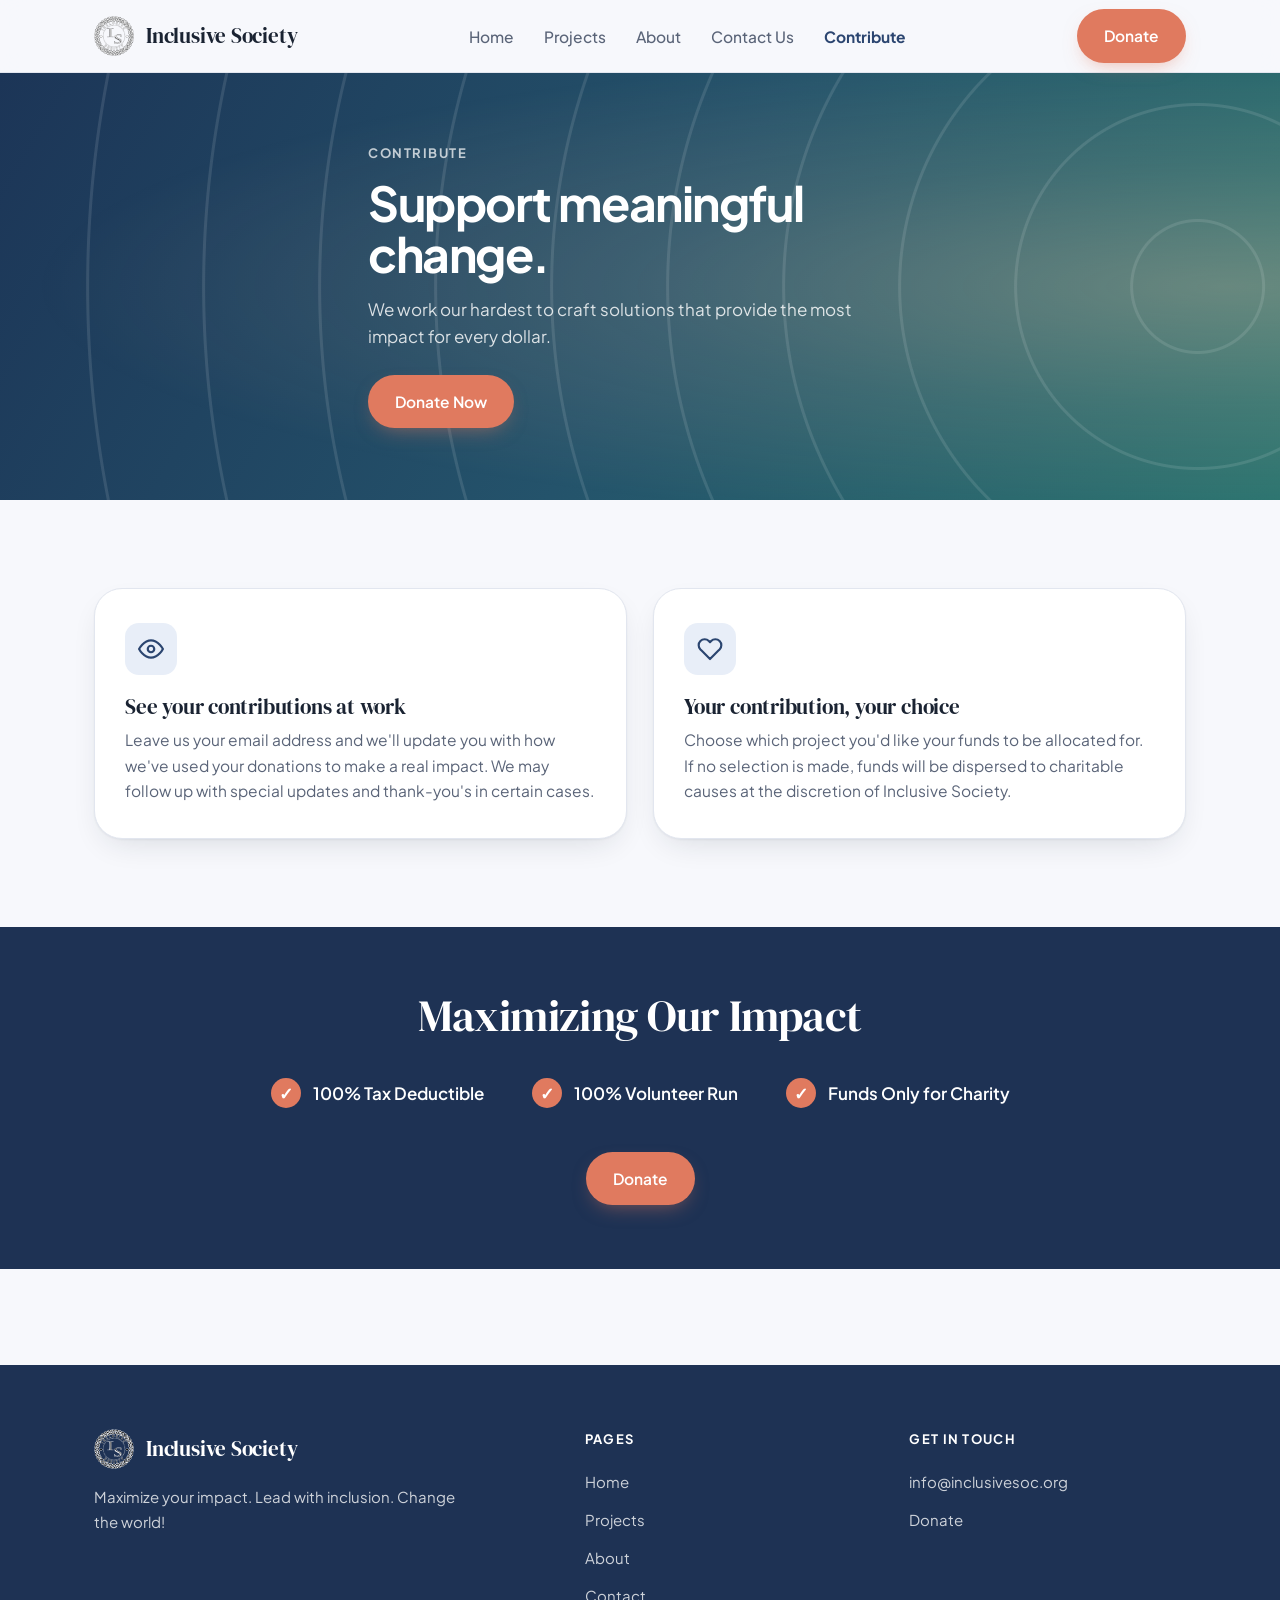
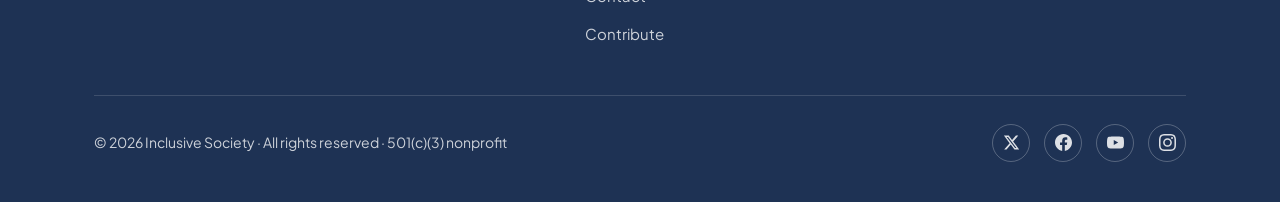
<file: contribute/index.html>
<!DOCTYPE html>
<html lang="en">
<head>
<meta charset="UTF-8">
<meta name="viewport" content="width=device-width, initial-scale=1.0">
<title>Contribute — Inclusive Society</title>
<meta name="description" content="Support meaningful change. 100% tax deductible, 100% volunteer run, funds only for charity.">
<link rel="icon" type="image/png" href="../assets/img/logo.png">
<link rel="preconnect" href="https://fonts.googleapis.com">
<link rel="preconnect" href="https://fonts.gstatic.com" crossorigin>
<link href="https://fonts.googleapis.com/css2?family=DM+Serif+Display:ital@0;1&family=Plus+Jakarta+Sans:wght@400;500;600;700&display=swap" rel="stylesheet">
<link rel="stylesheet" href="../assets/css/style.css">
</head>
<body>
<header class="site-header">
  <div class="wrap nav">
    <a class="brand" href="../"><img src="../assets/img/logo.png" alt="Inclusive Society logo"><span>Inclusive Society</span></a>
    <ul class="nav-links" id="navLinks">
      <li><a href="../">Home</a></li>
      <li><a href="../projects/">Projects</a></li>
      <li><a href="../about/">About</a></li>
      <li><a href="../contact/">Contact Us</a></li>
      <li><a href="../contribute/" aria-current="page">Contribute</a></li>
    </ul>
    <div class="nav-cta">
      <a class="btn btn--amber" href="https://donorbox.org/inclusive-society-nonprofit-fundraiser" target="_blank" rel="noopener">Donate</a>
      <button class="nav-toggle" aria-label="Toggle menu" onclick="document.getElementById('navLinks').classList.toggle('open')">
        <svg viewBox="0 0 24 24" fill="none" stroke="currentColor" stroke-width="2" stroke-linecap="round"><path d="M4 7h16M4 12h16M4 17h16"/></svg>
      </button>
    </div>
  </div>
</header>

<section class="hero hero--sub">
  <div class="wrap">
    <span class="eyebrow">Contribute</span>
    <h1>Support meaningful change.</h1>
    <p>We work our hardest to craft solutions that provide the most impact for every dollar.</p>
    <div class="hero-actions">
      <a class="btn btn--amber" href="https://donorbox.org/inclusive-society-nonprofit-fundraiser" target="_blank" rel="noopener">Donate Now</a>
    </div>
  </div>
</section>

<section class="section">
  <div class="wrap">
    <div class="grid grid--2">
      <div class="value">
        <div class="icon"><svg viewBox="0 0 24 24" fill="none" stroke="currentColor" stroke-width="2" stroke-linecap="round" stroke-linejoin="round"><path d="M1 12s4-8 11-8 11 8 11 8-4 8-11 8-11-8-11-8z"/><circle cx="12" cy="12" r="3"/></svg></div>
        <h3>See your contributions at work</h3>
        <p>Leave us your email address and we'll update you with how we've used your donations to make a real impact. We may follow up with special updates and thank-you's in certain cases.</p>
      </div>
      <div class="value">
        <div class="icon"><svg viewBox="0 0 24 24" fill="none" stroke="currentColor" stroke-width="2" stroke-linecap="round" stroke-linejoin="round"><path d="M20.84 4.61a5.5 5.5 0 00-7.78 0L12 5.67l-1.06-1.06a5.5 5.5 0 00-7.78 7.78l1.06 1.06L12 21.23l7.78-7.78 1.06-1.06a5.5 5.5 0 000-7.78z"/></svg></div>
        <h3>Your contribution, your choice</h3>
        <p>Choose which project you'd like your funds to be allocated for. If no selection is made, funds will be dispersed to charitable causes at the discretion of Inclusive Society.</p>
      </div>
    </div>
  </div>
</section>

<section class="section section--teal section--tight">
  <div class="wrap">
    <div class="section-head center" style="margin-bottom:36px;">
      <h2 style="color:#fff;">Maximizing Our Impact</h2>
    </div>
    <div class="pledges">
      <span class="pledge" style="color:#fff;">100% Tax Deductible</span>
      <span class="pledge" style="color:#fff;">100% Volunteer Run</span>
      <span class="pledge" style="color:#fff;">Funds Only for Charity</span>
    </div>
    <div style="text-align:center; margin-top:44px;">
      <a class="btn btn--amber" href="https://donorbox.org/inclusive-society-nonprofit-fundraiser" target="_blank" rel="noopener">Donate</a>
    </div>
  </div>
</section>

<footer class="site-footer">
  <div class="wrap">
    <div class="footer-grid">
      <div>
        <a class="brand" href="../"><img src="../assets/img/logo.png" alt="Inclusive Society logo"><span>Inclusive Society</span></a>
        <p class="footer-tag">Maximize your impact. Lead with inclusion. Change the world!</p>
      </div>
      <div>
        <h4>Pages</h4>
        <ul class="footer-links">
          <li><a href="../">Home</a></li>
          <li><a href="../projects/">Projects</a></li>
          <li><a href="../about/">About</a></li>
          <li><a href="../contact/">Contact</a></li>
          <li><a href="../contribute/">Contribute</a></li>
        </ul>
      </div>
      <div>
        <h4>Get in touch</h4>
        <ul class="footer-links">
          <li><a href="mailto:info@inclusivesoc.org">info@inclusivesoc.org</a></li>
          <li><a href="https://donorbox.org/inclusive-society-nonprofit-fundraiser" target="_blank" rel="noopener">Donate</a></li>
        </ul>
      </div>
    </div>
    <div class="footer-bottom">
      <span>© 2026 Inclusive Society · All rights reserved · 501(c)(3) nonprofit</span>
      <div class="socials">
        <a href="#" aria-label="Twitter"><svg viewBox="0 0 24 24" fill="currentColor"><path d="M18.244 2.25h3.308l-7.227 8.26 8.502 11.24H16.17l-5.214-6.817L4.99 21.75H1.68l7.73-8.835L1.254 2.25H8.08l4.713 6.231zm-1.161 17.52h1.833L7.084 4.126H5.117z"/></svg></a>
        <a href="#" aria-label="Facebook"><svg viewBox="0 0 24 24" fill="currentColor"><path d="M24 12.073c0-6.627-5.373-12-12-12s-12 5.373-12 12c0 5.99 4.388 10.954 10.125 11.854v-8.385H7.078v-3.47h3.047V9.43c0-3.007 1.792-4.669 4.533-4.669 1.312 0 2.686.235 2.686.235v2.953H15.83c-1.491 0-1.956.925-1.956 1.874v2.25h3.328l-.532 3.47h-2.796v8.385C19.612 23.027 24 18.062 24 12.073z"/></svg></a>
        <a href="#" aria-label="YouTube"><svg viewBox="0 0 24 24" fill="currentColor"><path d="M23.498 6.186a3.016 3.016 0 00-2.122-2.136C19.505 3.545 12 3.545 12 3.545s-7.505 0-9.377.505A3.017 3.017 0 00.502 6.186C0 8.07 0 12 0 12s0 3.93.502 5.814a3.016 3.016 0 002.122 2.136c1.871.505 9.376.505 9.376.505s7.505 0 9.377-.505a3.015 3.015 0 002.122-2.136C24 15.93 24 12 24 12s0-3.93-.502-5.814zM9.545 15.568V8.432L15.818 12l-6.273 3.568z"/></svg></a>
        <a href="#" aria-label="Instagram"><svg viewBox="0 0 24 24" fill="currentColor"><path d="M12 2.163c3.204 0 3.584.012 4.85.07 3.252.148 4.771 1.691 4.919 4.919.058 1.265.069 1.645.069 4.849 0 3.205-.012 3.584-.069 4.849-.149 3.225-1.664 4.771-4.919 4.919-1.266.058-1.644.07-4.85.07-3.204 0-3.584-.012-4.849-.07-3.26-.149-4.771-1.699-4.919-4.92-.058-1.265-.07-1.644-.07-4.849 0-3.204.013-3.583.07-4.849.149-3.227 1.664-4.771 4.919-4.919 1.266-.057 1.645-.069 4.849-.069zm0-2.163c-3.259 0-3.667.014-4.947.072-4.358.2-6.78 2.618-6.98 6.98-.059 1.281-.073 1.689-.073 4.948 0 3.259.014 3.668.072 4.948.2 4.358 2.618 6.78 6.98 6.98 1.281.058 1.689.072 4.948.072 3.259 0 3.668-.014 4.948-.072 4.354-.2 6.782-2.618 6.979-6.98.059-1.28.073-1.689.073-4.948 0-3.259-.014-3.667-.072-4.947-.196-4.354-2.617-6.78-6.979-6.98-1.281-.059-1.69-.073-4.949-.073zm0 5.838a6.162 6.162 0 100 12.324 6.162 6.162 0 000-12.324zm0 10.162a4 4 0 110-8 4 4 0 010 8zm6.406-11.845a1.44 1.44 0 100 2.881 1.44 1.44 0 000-2.881z"/></svg></a>
      </div>
    </div>
  </div>
</footer>

</body>
</html>
</file>
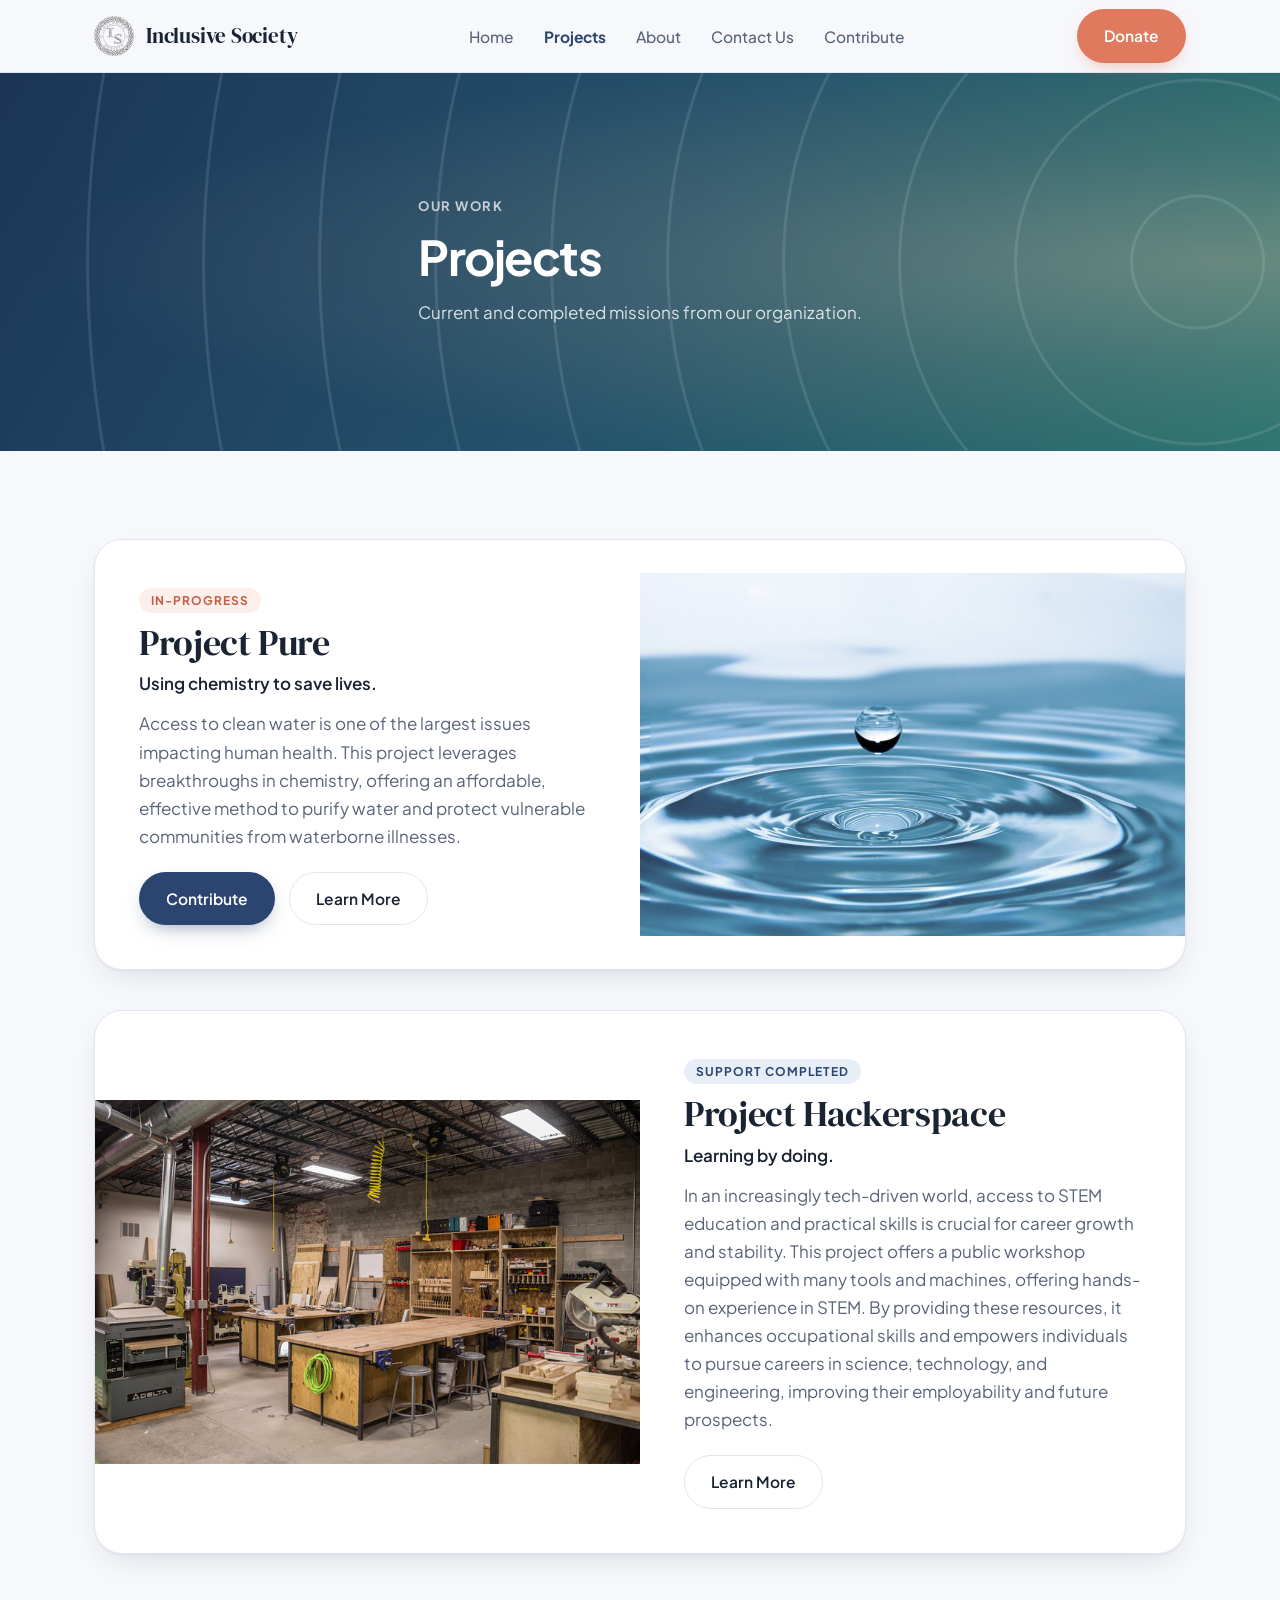
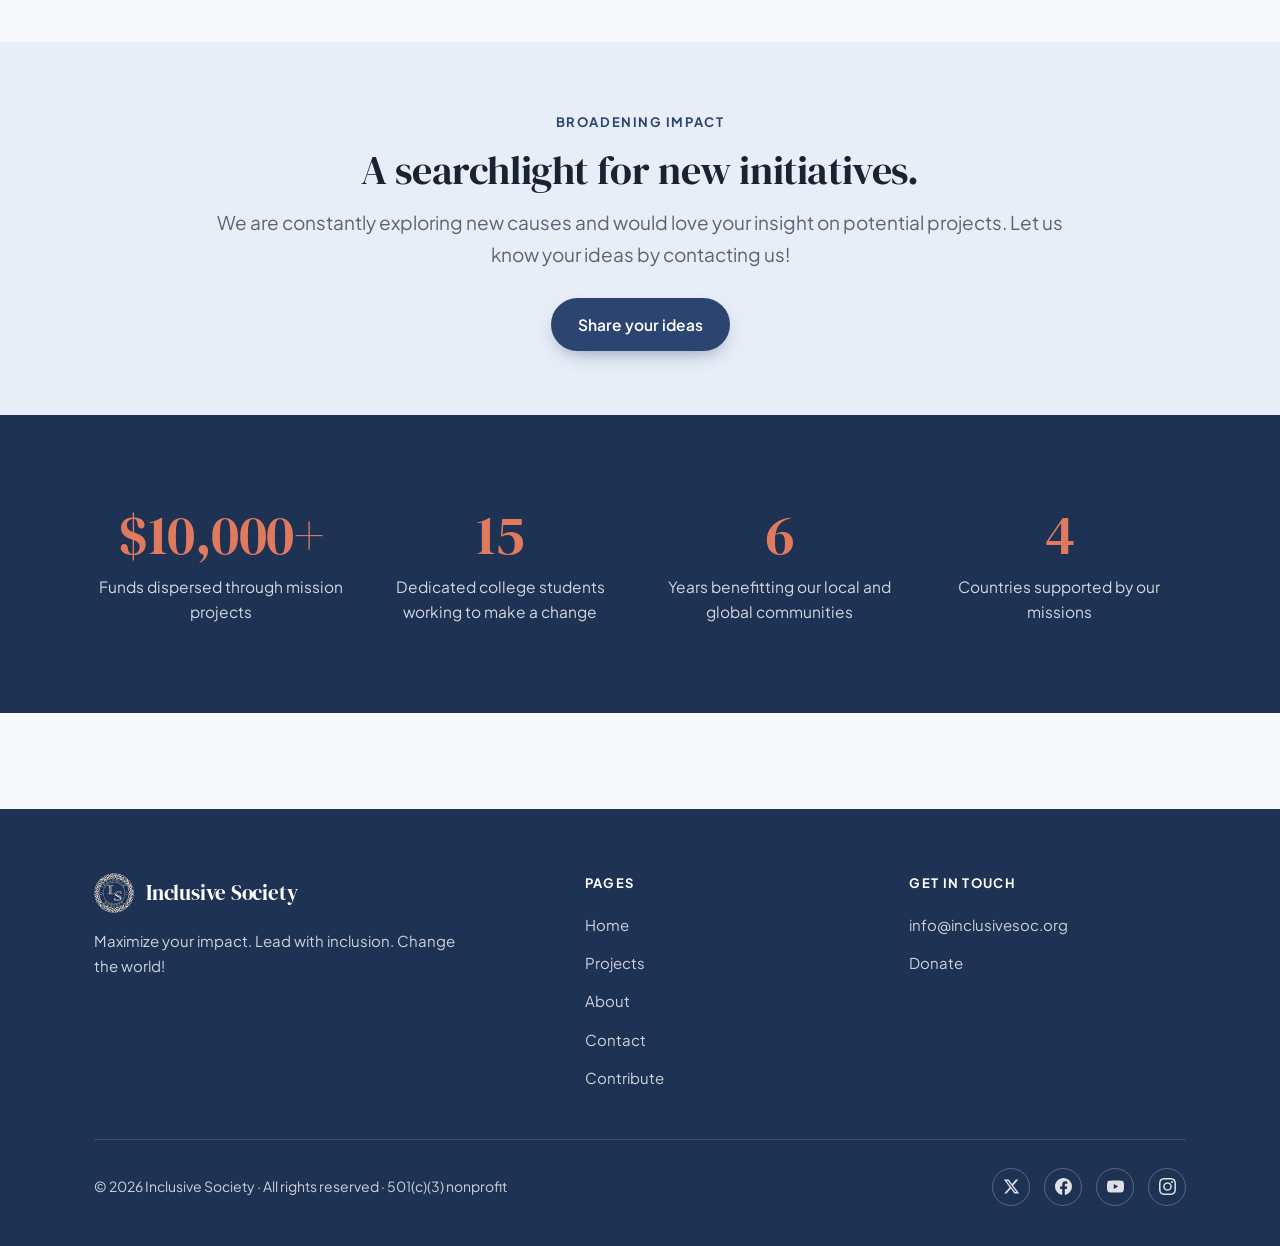
<file: projects/index.html>
<!DOCTYPE html>
<html lang="en">
<head>
<meta charset="UTF-8">
<meta name="viewport" content="width=device-width, initial-scale=1.0">
<title>Projects — Inclusive Society</title>
<meta name="description" content="Current and completed missions of Inclusive Society: Project Pure and Project Hackerspace.">
<link rel="icon" type="image/png" href="../assets/img/logo.png">
<link rel="preconnect" href="https://fonts.googleapis.com">
<link rel="preconnect" href="https://fonts.gstatic.com" crossorigin>
<link href="https://fonts.googleapis.com/css2?family=DM+Serif+Display:ital@0;1&family=Plus+Jakarta+Sans:wght@400;500;600;700&display=swap" rel="stylesheet">
<link rel="stylesheet" href="../assets/css/style.css">
</head>
<body>
<header class="site-header">
  <div class="wrap nav">
    <a class="brand" href="../"><img src="../assets/img/logo.png" alt="Inclusive Society logo"><span>Inclusive Society</span></a>
    <ul class="nav-links" id="navLinks">
      <li><a href="../">Home</a></li>
      <li><a href="../projects/" aria-current="page">Projects</a></li>
      <li><a href="../about/">About</a></li>
      <li><a href="../contact/">Contact Us</a></li>
      <li><a href="../contribute/">Contribute</a></li>
    </ul>
    <div class="nav-cta">
      <a class="btn btn--amber" href="https://donorbox.org/inclusive-society-nonprofit-fundraiser" target="_blank" rel="noopener">Donate</a>
      <button class="nav-toggle" aria-label="Toggle menu" onclick="document.getElementById('navLinks').classList.toggle('open')">
        <svg viewBox="0 0 24 24" fill="none" stroke="currentColor" stroke-width="2" stroke-linecap="round"><path d="M4 7h16M4 12h16M4 17h16"/></svg>
      </button>
    </div>
  </div>
</header>

<section class="hero hero--sub">
  <div class="wrap">
    <span class="eyebrow">Our Work</span>
    <h1>Projects</h1>
    <p>Current and completed missions from our organization.</p>
  </div>
</section>

<section class="section">
  <div class="wrap" style="display:grid; gap:40px;">

    <div class="split" style="background:var(--surface); border:1px solid var(--line); border-radius:var(--radius-lg); box-shadow:var(--shadow); overflow:hidden; gap:0;">
      <div style="padding:44px; order:1;">
        <span class="tag tag--amber" style="margin-bottom:14px;">In-Progress</span>
        <h2 style="font-size:clamp(26px,3vw,36px); margin:10px 0 6px;">Project Pure</h2>
        <p style="font-weight:600; color:var(--teal); margin-bottom:12px;">Using chemistry to save lives.</p>
        <p>Access to clean water is one of the largest issues impacting human health. This project leverages breakthroughs in chemistry, offering an affordable, effective method to purify water and protect vulnerable communities from waterborne illnesses.</p>
        <div class="hero-actions" style="margin-top:8px;">
          <a class="btn btn--primary" href="https://donorbox.org/inclusive-society-nonprofit-fundraiser" target="_blank" rel="noopener">Contribute</a>
          <a class="btn btn--ghost" href="../contact/">Learn More</a>
        </div>
      </div>
      <div class="split-img" style="border-radius:0; box-shadow:none; order:2;"><img src="../assets/img/water.jpg" alt="Water purification — flocculant demonstration" style="aspect-ratio:auto; height:100%;"></div>
    </div>

    <div class="split" style="background:var(--surface); border:1px solid var(--line); border-radius:var(--radius-lg); box-shadow:var(--shadow); overflow:hidden; gap:0;">
      <div class="split-img" style="border-radius:0; box-shadow:none;"><img src="../assets/img/workshop.png" alt="Public workshop with tools and machines" style="aspect-ratio:auto; height:100%;"></div>
      <div style="padding:44px;">
        <span class="tag" style="margin-bottom:14px;">Support Completed</span>
        <h2 style="font-size:clamp(26px,3vw,36px); margin:10px 0 6px;">Project Hackerspace</h2>
        <p style="font-weight:600; color:var(--teal); margin-bottom:12px;">Learning by doing.</p>
        <p>In an increasingly tech-driven world, access to STEM education and practical skills is crucial for career growth and stability. This project offers a public workshop equipped with many tools and machines, offering hands-on experience in STEM. By providing these resources, it enhances occupational skills and empowers individuals to pursue careers in science, technology, and engineering, improving their employability and future prospects.</p>
        <div class="hero-actions" style="margin-top:8px;">
          <a class="btn btn--ghost" href="../contact/">Learn More</a>
        </div>
      </div>
    </div>

  </div>
</section>

<section class="section section--tint section--tight">
  <div class="wrap" style="text-align:center;">
    <span class="eyebrow">Broadening Impact</span>
    <h2 style="font-size:clamp(28px,3.6vw,40px); margin-bottom:14px;">A searchlight for new initiatives.</h2>
    <p class="lede" style="margin:0 auto 28px;">We are constantly exploring new causes and would love your insight on potential projects. Let us know your ideas by contacting us!</p>
    <a class="btn btn--primary" href="../contact/">Share your ideas</a>
  </div>
</section>

<section class="section section--teal stats">
  <div class="wrap">
    <div class="grid grid--4">
      <div class="stat"><h3>$10,000+</h3><p>Funds dispersed through mission projects</p></div>
      <div class="stat"><h3>15</h3><p>Dedicated college students working to make a change</p></div>
      <div class="stat"><h3>6</h3><p>Years benefitting our local and global communities</p></div>
      <div class="stat"><h3>4</h3><p>Countries supported by our missions</p></div>
    </div>
  </div>
</section>

<footer class="site-footer">
  <div class="wrap">
    <div class="footer-grid">
      <div>
        <a class="brand" href="../"><img src="../assets/img/logo.png" alt="Inclusive Society logo"><span>Inclusive Society</span></a>
        <p class="footer-tag">Maximize your impact. Lead with inclusion. Change the world!</p>
      </div>
      <div>
        <h4>Pages</h4>
        <ul class="footer-links">
          <li><a href="../">Home</a></li>
          <li><a href="../projects/">Projects</a></li>
          <li><a href="../about/">About</a></li>
          <li><a href="../contact/">Contact</a></li>
          <li><a href="../contribute/">Contribute</a></li>
        </ul>
      </div>
      <div>
        <h4>Get in touch</h4>
        <ul class="footer-links">
          <li><a href="mailto:info@inclusivesoc.org">info@inclusivesoc.org</a></li>
          <li><a href="https://donorbox.org/inclusive-society-nonprofit-fundraiser" target="_blank" rel="noopener">Donate</a></li>
        </ul>
      </div>
    </div>
    <div class="footer-bottom">
      <span>© 2026 Inclusive Society · All rights reserved · 501(c)(3) nonprofit</span>
      <div class="socials">
        <a href="#" aria-label="Twitter"><svg viewBox="0 0 24 24" fill="currentColor"><path d="M18.244 2.25h3.308l-7.227 8.26 8.502 11.24H16.17l-5.214-6.817L4.99 21.75H1.68l7.73-8.835L1.254 2.25H8.08l4.713 6.231zm-1.161 17.52h1.833L7.084 4.126H5.117z"/></svg></a>
        <a href="#" aria-label="Facebook"><svg viewBox="0 0 24 24" fill="currentColor"><path d="M24 12.073c0-6.627-5.373-12-12-12s-12 5.373-12 12c0 5.99 4.388 10.954 10.125 11.854v-8.385H7.078v-3.47h3.047V9.43c0-3.007 1.792-4.669 4.533-4.669 1.312 0 2.686.235 2.686.235v2.953H15.83c-1.491 0-1.956.925-1.956 1.874v2.25h3.328l-.532 3.47h-2.796v8.385C19.612 23.027 24 18.062 24 12.073z"/></svg></a>
        <a href="#" aria-label="YouTube"><svg viewBox="0 0 24 24" fill="currentColor"><path d="M23.498 6.186a3.016 3.016 0 00-2.122-2.136C19.505 3.545 12 3.545 12 3.545s-7.505 0-9.377.505A3.017 3.017 0 00.502 6.186C0 8.07 0 12 0 12s0 3.93.502 5.814a3.016 3.016 0 002.122 2.136c1.871.505 9.376.505 9.376.505s7.505 0 9.377-.505a3.015 3.015 0 002.122-2.136C24 15.93 24 12 24 12s0-3.93-.502-5.814zM9.545 15.568V8.432L15.818 12l-6.273 3.568z"/></svg></a>
        <a href="#" aria-label="Instagram"><svg viewBox="0 0 24 24" fill="currentColor"><path d="M12 2.163c3.204 0 3.584.012 4.85.07 3.252.148 4.771 1.691 4.919 4.919.058 1.265.069 1.645.069 4.849 0 3.205-.012 3.584-.069 4.849-.149 3.225-1.664 4.771-4.919 4.919-1.266.058-1.644.07-4.85.07-3.204 0-3.584-.012-4.849-.07-3.26-.149-4.771-1.699-4.919-4.92-.058-1.265-.07-1.644-.07-4.849 0-3.204.013-3.583.07-4.849.149-3.227 1.664-4.771 4.919-4.919 1.266-.057 1.645-.069 4.849-.069zm0-2.163c-3.259 0-3.667.014-4.947.072-4.358.2-6.78 2.618-6.98 6.98-.059 1.281-.073 1.689-.073 4.948 0 3.259.014 3.668.072 4.948.2 4.358 2.618 6.78 6.98 6.98 1.281.058 1.689.072 4.948.072 3.259 0 3.668-.014 4.948-.072 4.354-.2 6.782-2.618 6.979-6.98.059-1.28.073-1.689.073-4.948 0-3.259-.014-3.667-.072-4.947-.196-4.354-2.617-6.78-6.979-6.98-1.281-.059-1.69-.073-4.949-.073zm0 5.838a6.162 6.162 0 100 12.324 6.162 6.162 0 000-12.324zm0 10.162a4 4 0 110-8 4 4 0 010 8zm6.406-11.845a1.44 1.44 0 100 2.881 1.44 1.44 0 000-2.881z"/></svg></a>
      </div>
    </div>
  </div>
</footer>

</body>
</html>
</file>
<file: assets/css/style.css>
/* ============================================================
   Inclusive Society — site stylesheet
   ============================================================ */

:root {
  --bg: #F7F8FC;
  --surface: #FFFFFF;
  --ink: #1A2332;
  --ink-soft: #5A6478;
  --line: #E2E6EF;
  --primary: #2B4570;
  --primary-deep: #1E3254;
  --primary-tint: #E8EEF8;
  --accent: #E07A5F;
  --accent-deep: #C45E44;
  --accent-light: #FDF0EC;
  --radius: 18px;
  --radius-lg: 28px;
  --shadow: 0 1px 2px rgba(26, 35, 50, .05), 0 12px 32px -12px rgba(26, 35, 50, .16);
  --font-display: "DM Serif Display", Georgia, "Times New Roman", serif;
  --font-body: "Plus Jakarta Sans", -apple-system, BlinkMacSystemFont, "Segoe UI", sans-serif;
}

* { margin: 0; padding: 0; box-sizing: border-box; }

html { scroll-behavior: smooth; }

body {
  font-family: var(--font-body);
  background: var(--bg);
  color: var(--ink);
  line-height: 1.65;
  font-size: 17px;
  -webkit-font-smoothing: antialiased;
}

img { max-width: 100%; display: block; }

a { color: var(--primary); text-decoration: none; }
a:hover { text-decoration: none; }

.wrap { max-width: 1140px; margin: 0 auto; padding: 0 24px; }

/* ---------- Typography ---------- */

h1, h2, h3 { font-family: var(--font-display); font-weight: 400; line-height: 1.15; letter-spacing: -0.01em; }

.eyebrow {
  display: inline-block;
  font-size: 13px;
  font-weight: 700;
  letter-spacing: .12em;
  text-transform: uppercase;
  color: var(--primary);
  margin-bottom: 14px;
}

.eyebrow--accent { color: var(--accent-deep); }

.lede { font-size: 19px; color: var(--ink-soft); max-width: 62ch; }

/* ---------- Announcement bar ---------- */

.announce {
  background: var(--accent);
  color: #fff;
  text-align: center;
  padding: 9px 20px;
  font-size: 14.5px;
  font-weight: 600;
}
.announce a { color: inherit; text-decoration: underline; text-underline-offset: 3px; }
.announce a:hover { opacity: .85; }

/* ---------- Header ---------- */

.site-header {
  position: sticky;
  top: 0;
  z-index: 50;
  background: rgba(247, 248, 252, .9);
  backdrop-filter: blur(12px);
  -webkit-backdrop-filter: blur(12px);
  border-bottom: 1px solid var(--line);
}

.nav {
  display: flex;
  align-items: center;
  justify-content: space-between;
  height: 72px;
  gap: 24px;
}

.brand { display: flex; align-items: center; gap: 12px; color: var(--ink); }
.brand img { width: 40px; height: 40px; }
.brand span {
  font-family: var(--font-display);
  font-weight: 400;
  font-size: 21px;
  letter-spacing: -0.01em;
}

.nav-links { display: flex; align-items: center; gap: 30px; list-style: none; }
.nav-links a {
  color: var(--ink-soft);
  font-weight: 500;
  font-size: 15.5px;
  transition: color .15s;
}
.nav-links a:hover, .nav-links a[aria-current="page"] { color: var(--primary); }
.nav-links a[aria-current="page"] { font-weight: 700; }

.nav-cta { display: flex; align-items: center; gap: 12px; }

/* mobile nav */
.nav-toggle {
  display: none;
  background: none;
  border: none;
  cursor: pointer;
  padding: 8px;
  color: var(--ink);
}
.nav-toggle svg { width: 26px; height: 26px; }

@media (max-width: 860px) {
  .nav-toggle { display: block; }
  .nav-links {
    display: none;
    position: absolute;
    top: 72px;
    left: 0; right: 0;
    background: var(--bg);
    border-bottom: 1px solid var(--line);
    flex-direction: column;
    align-items: flex-start;
    padding: 18px 24px 24px;
    gap: 16px;
    box-shadow: var(--shadow);
  }
  .nav-links.open { display: flex; }
  .nav-cta .btn { padding: 10px 18px; }
}

/* ---------- Buttons ---------- */

.btn {
  display: inline-flex;
  align-items: center;
  gap: 8px;
  padding: 13px 26px;
  border-radius: 999px;
  font-weight: 600;
  font-size: 15.5px;
  border: 1.5px solid transparent;
  cursor: pointer;
  transition: transform .15s, box-shadow .15s, background .15s, color .15s;
  font-family: var(--font-body);
}
.btn:hover { transform: translateY(-1px); }

.btn--primary { background: var(--primary); color: #fff; box-shadow: 0 8px 20px -8px rgba(43, 69, 112, .55); }
.btn--primary:hover { background: var(--primary-deep); color: #fff; }

.btn--amber { background: var(--accent); color: #fff; box-shadow: 0 8px 20px -8px rgba(224, 122, 95, .55); }
.btn--amber:hover { background: var(--accent-deep); color: #fff; }

.btn--ghost { border-color: var(--line); color: var(--ink); background: transparent; }
.btn--ghost:hover { border-color: var(--primary); color: var(--primary); }

.btn--ghost-light { border-color: rgba(255,255,255,.45); color: #fff; background: transparent; }
.btn--ghost-light:hover { background: rgba(255,255,255,.12); color: #fff; }

/* ---------- Hero ---------- */

.hero {
  position: relative;
  isolation: isolate;
  background: linear-gradient(120deg, #1C3557 0%, #24536B 52%, #28736F 100%);
  color: #fff;
  overflow: hidden;
}

.hero::before,
.hero::after {
  content: "";
  position: absolute;
  pointer-events: none;
  will-change: transform, opacity;
}

.hero::before {
  inset: -22%;
  background: radial-gradient(
    ellipse at 82% 50%,
    rgba(255, 203, 166, .3) 0%,
    rgba(255, 203, 166, .12) 28%,
    transparent 56%
  );
  transform-origin: 82% 50%;
  animation: impact-glow 4.8s ease-in-out infinite alternate;
}

.hero::after {
  inset: -18%;
  background: repeating-radial-gradient(
    circle at 82% 50%,
    transparent 0 64px,
    rgba(255,255,255,.11) 65px 67px,
    transparent 68px 116px
  );
  transform-origin: 82% 50%;
  animation: impact-ripple 4.8s ease-out infinite;
}

@keyframes impact-glow {
  from { transform: scale(.96); opacity: .58; }
  to { transform: scale(1.04); opacity: .92; }
}

@keyframes impact-ripple {
  0% { transform: scale(.82); opacity: 0; }
  26% { opacity: .72; }
  100% { transform: scale(1.12); opacity: 0; }
}

@media (prefers-reduced-motion: reduce) {
  .hero::before,
  .hero::after {
    animation: none;
  }
}

/* Full-viewport home hero */
.hero:not(.hero--sub) {
  min-height: 100dvh;
  display: flex;
  align-items: center;
}
.hero:not(.hero--sub) .wrap {
  padding-top: 48px;
  padding-bottom: 48px;
  position: relative;
  z-index: 1;
  width: 100%;
}

.hero .wrap {
  padding-top: 96px;
  padding-bottom: 104px;
  position: relative;
  z-index: 1;
}
.hero .eyebrow { color: rgba(255, 255, 255, .72); }
.hero h1 {
  font-family: var(--font-body);
  font-weight: 700;
  font-size: clamp(40px, 6vw, 72px);
  letter-spacing: -0.03em;
  line-height: 1.06;
  max-width: 14ch;
  margin-bottom: 22px;
}
.hero h1 em { font-style: normal; color: var(--accent); }
.hero p { font-size: 18px; color: rgba(255,255,255,.82); max-width: 48ch; margin-bottom: 36px; line-height: 1.6; }
.hero-actions { display: flex; gap: 14px; flex-wrap: wrap; }

/* subpage hero */
.hero--sub {
  min-height: 42vh;
  display: flex;
  align-items: center;
}
.hero--sub .wrap { padding-top: 64px; padding-bottom: 72px; }
.hero--sub h1 {
  font-size: clamp(32px, 4.5vw, 48px);
  max-width: 16ch;
  margin-bottom: 0;
}
.hero--sub p { margin-top: 16px; margin-bottom: 0; font-size: 17px; max-width: 44ch; }
.hero--sub .hero-actions { margin-top: 24px; }

/* ---------- Sections ---------- */

.section { padding: 88px 0; }
.section--tight { padding: 64px 0; }
.section--teal { background: var(--primary-deep); color: #fff; }
.section--tint { background: var(--primary-tint); }

.section-head { max-width: 720px; margin-bottom: 52px; }
.section-head h2 { font-size: clamp(30px, 4vw, 44px); margin-bottom: 16px; }
.section-head.center { margin-left: auto; margin-right: auto; text-align: center; }

/* ---------- Cards ---------- */

.grid { display: grid; gap: 26px; }
.grid--3 { grid-template-columns: repeat(3, 1fr); }
.grid--2 { grid-template-columns: repeat(2, 1fr); }
.grid--4 { grid-template-columns: repeat(4, 1fr); }

@media (max-width: 980px) {
  .grid--3, .grid--4 { grid-template-columns: repeat(2, 1fr); }
}
@media (max-width: 640px) {
  .grid--2, .grid--3, .grid--4 { grid-template-columns: 1fr; }
}

.card {
  background: var(--surface);
  border: 1px solid var(--line);
  border-radius: var(--radius-lg);
  overflow: hidden;
  box-shadow: var(--shadow);
  display: flex;
  flex-direction: column;
  transition: transform .2s, box-shadow .2s;
}
.card:hover { transform: translateY(-4px); box-shadow: 0 2px 4px rgba(26,35,50,.06), 0 24px 48px -16px rgba(26,35,50,.22); }

.card img { height: 210px; width: 100%; object-fit: cover; }
.card-body { padding: 26px 26px 30px; display: flex; flex-direction: column; gap: 10px; flex: 1; }
.card-body h3 { font-size: 23px; }
.card-body p { color: var(--ink-soft); font-size: 15.5px; flex: 1; }
.card-link { font-weight: 600; font-size: 15px; }
.card-link::after { content: " →"; }

.tag {
  align-self: flex-start;
  font-size: 12px;
  font-weight: 700;
  letter-spacing: .08em;
  text-transform: uppercase;
  padding: 5px 12px;
  border-radius: 999px;
  background: var(--primary-tint);
  color: var(--primary);
}
.tag--red { background: #FBE9E4; color: #B4462B; }
.tag--amber { background: var(--accent-light); color: var(--accent-deep); }

/* ---------- Stats ---------- */

.stats { text-align: center; }
.stat h3 {
  font-size: clamp(40px, 5vw, 56px);
  color: var(--accent);
  margin-bottom: 6px;
}
.section--teal .stat p { color: rgba(255,255,255,.8); font-size: 15.5px; }
.stat p { color: var(--ink-soft); font-size: 15.5px; }

/* ---------- Split (image + text) ---------- */

.split {
  display: grid;
  grid-template-columns: 1fr 1fr;
  gap: 64px;
  align-items: center;
}
@media (max-width: 900px) { .split { grid-template-columns: 1fr; gap: 40px; } }

.split h2 { font-size: clamp(28px, 3.6vw, 40px); margin-bottom: 18px; }
.split p { color: var(--ink-soft); margin-bottom: 22px; }

.split-img {
  border-radius: var(--radius-lg);
  overflow: hidden;
  box-shadow: var(--shadow);
}
.split-img img { width: 100%; height: 100%; object-fit: cover; aspect-ratio: 4/3; }

.checklist { list-style: none; display: grid; gap: 12px; }
.checklist li { display: flex; gap: 12px; align-items: flex-start; font-weight: 500; }
.checklist li::before {
  content: "✓";
  flex: none;
  width: 24px; height: 24px;
  border-radius: 50%;
  background: var(--primary-tint);
  color: var(--primary);
  font-size: 13px;
  font-weight: 800;
  display: inline-flex;
  align-items: center;
  justify-content: center;
  margin-top: 2px;
}

/* ---------- Value tiles ---------- */

.value {
  background: var(--surface);
  border: 1px solid var(--line);
  border-radius: var(--radius-lg);
  padding: 34px 30px;
  box-shadow: var(--shadow);
}
.value .icon {
  width: 52px; height: 52px;
  border-radius: 14px;
  background: var(--primary-tint);
  color: var(--primary);
  display: flex;
  align-items: center;
  justify-content: center;
  margin-bottom: 20px;
}
.value .icon svg { width: 26px; height: 26px; }
.value h3 { font-size: 21px; margin-bottom: 8px; }
.value p { color: var(--ink-soft); font-size: 15.5px; }

/* ---------- FAQ ---------- */

.faq { max-width: 780px; margin: 0 auto; display: grid; gap: 14px; }
.faq details {
  background: var(--surface);
  border: 1px solid var(--line);
  border-radius: var(--radius);
  padding: 0;
  overflow: hidden;
}
.faq summary {
  cursor: pointer;
  list-style: none;
  padding: 20px 54px 20px 24px;
  font-weight: 600;
  font-size: 16.5px;
  position: relative;
}
.faq summary::-webkit-details-marker { display: none; }
.faq summary::after {
  content: "+";
  position: absolute;
  right: 22px;
  top: 50%;
  transform: translateY(-50%);
  font-size: 22px;
  color: var(--primary);
  font-weight: 400;
  transition: transform .2s;
}
.faq details[open] summary::after { transform: translateY(-50%) rotate(45deg); }
.faq details > div { padding: 0 24px 22px; color: var(--ink-soft); font-size: 15.5px; }
.faq details > div a { font-weight: 600; }

/* ---------- Team ---------- */

.person {
  background: var(--surface);
  border: 1px solid var(--line);
  border-radius: var(--radius-lg);
  overflow: hidden;
  box-shadow: var(--shadow);
  text-align: center;
  transition: transform .2s, box-shadow .2s;
}
.person:hover { transform: translateY(-4px); }
.person img {
  width: 100%;
  aspect-ratio: 1/1;
  object-fit: cover;
  object-position: center top;
}
.person img.person-img--center { object-position: center center; }
.person-body { padding: 22px 22px 28px; }
.person-body h3 { font-size: 21px; margin-bottom: 4px; }
.person-body .role {
  color: var(--primary);
  font-weight: 600;
  font-size: 13.5px;
  letter-spacing: .04em;
  text-transform: uppercase;
  margin-bottom: 10px;
}
.person-body p { color: var(--ink-soft); font-size: 15px; }

/* ---------- CTA band ---------- */

.cta-band {
  background:
    radial-gradient(900px 400px at 90% -20%, rgba(224, 122, 95, .28), transparent 60%),
    linear-gradient(150deg, var(--primary-deep), var(--primary));
  color: #fff;
  border-radius: var(--radius-lg);
  padding: 64px 56px;
  display: flex;
  align-items: center;
  justify-content: space-between;
  gap: 40px;
  flex-wrap: wrap;
  box-shadow: var(--shadow);
}
.cta-band h2 { font-size: clamp(28px, 3.6vw, 40px); margin-bottom: 10px; }
.cta-band p { color: rgba(255,255,255,.82); font-size: 17px; max-width: 46ch; }
.cta-band .hero-actions { flex: none; }

/* ---------- Forms ---------- */

.form-card {
  background: var(--surface);
  border: 1px solid var(--line);
  border-radius: var(--radius-lg);
  padding: 40px;
  box-shadow: var(--shadow);
}
.form-grid { display: grid; gap: 20px; }
.form-field label { display: block; font-weight: 600; font-size: 14.5px; margin-bottom: 7px; }
.form-field input,
.form-field select,
.form-field textarea {
  width: 100%;
  padding: 13px 16px;
  border: 1.5px solid var(--line);
  border-radius: 12px;
  font-family: var(--font-body);
  font-size: 15.5px;
  background: var(--bg);
  color: var(--ink);
  transition: border-color .15s, box-shadow .15s;
}
.form-field input:focus,
.form-field select:focus,
.form-field textarea:focus {
  outline: none;
  border-color: var(--primary);
  box-shadow: 0 0 0 3px rgba(43, 69, 112, .14);
}
.form-field textarea { min-height: 140px; resize: vertical; }

/* ---------- Contact info ---------- */

.info-tile {
  background: var(--surface);
  border: 1px solid var(--line);
  border-radius: var(--radius-lg);
  padding: 30px;
  box-shadow: var(--shadow);
  display: flex;
  gap: 18px;
  align-items: flex-start;
}
.info-tile .icon {
  flex: none;
  width: 46px; height: 46px;
  border-radius: 13px;
  background: var(--primary-tint);
  color: var(--primary);
  display: flex; align-items: center; justify-content: center;
}
.info-tile .icon svg { width: 22px; height: 22px; }
.info-tile h3 { font-size: 18px; margin-bottom: 4px; font-family: var(--font-body); font-weight: 700; }
.info-tile p { color: var(--ink-soft); font-size: 15px; }

/* ---------- Pledge strip (contribute) ---------- */

.pledges { display: flex; justify-content: center; gap: 48px; flex-wrap: wrap; }
.pledge { display: flex; align-items: center; gap: 12px; font-weight: 600; font-size: 17px; }
.pledge::before {
  content: "✓";
  width: 30px; height: 30px;
  border-radius: 50%;
  background: var(--accent);
  color: #fff;
  font-weight: 800;
  display: inline-flex;
  align-items: center;
  justify-content: center;
  flex: none;
}

/* ---------- Footer ---------- */

.site-footer {
  background: var(--primary-deep);
  color: rgba(255,255,255,.78);
  padding: 64px 0 40px;
  margin-top: 96px;
}
.footer-grid {
  display: grid;
  grid-template-columns: 1.6fr 1fr 1fr;
  gap: 48px;
  margin-bottom: 48px;
}
@media (max-width: 800px) { .footer-grid { grid-template-columns: 1fr; gap: 36px; } }

.site-footer .brand { color: #fff; margin-bottom: 16px; }
.site-footer .brand img { filter: invert(1) brightness(2); }
.footer-tag { font-size: 15px; max-width: 34ch; }

.site-footer h4 {
  color: #fff;
  font-size: 13px;
  font-weight: 700;
  letter-spacing: .1em;
  text-transform: uppercase;
  margin-bottom: 16px;
}
.footer-links { list-style: none; display: grid; gap: 10px; }
.footer-links a { color: rgba(255,255,255,.78); font-size: 15px; }
.footer-links a:hover { color: var(--accent); }

.footer-bottom {
  border-top: 1px solid rgba(255,255,255,.14);
  padding-top: 28px;
  display: flex;
  justify-content: space-between;
  align-items: center;
  gap: 20px;
  flex-wrap: wrap;
  font-size: 14px;
}
.socials { display: flex; gap: 14px; }
.socials a {
  width: 38px; height: 38px;
  border-radius: 50%;
  border: 1px solid rgba(255,255,255,.25);
  display: inline-flex;
  align-items: center;
  justify-content: center;
  color: rgba(255,255,255,.85);
  transition: background .15s, color .15s;
}
.socials a:hover { background: var(--accent); color: #fff; border-color: var(--accent); }
.socials svg { width: 17px; height: 17px; }

/* ---------- Misc ---------- */

.notice {
  background: var(--primary-tint);
  border: 1px solid #C8D4E8;
  border-radius: var(--radius);
  padding: 16px 20px;
  font-size: 14.5px;
  color: var(--primary-deep);
}

@media (max-width: 640px) {
  .section { padding: 64px 0; }
  .hero:not(.hero--sub) .wrap { padding-top: 32px; padding-bottom: 32px; }
  .hero--sub { min-height: 36vh; }
  .hero--sub .wrap { padding-top: 48px; padding-bottom: 56px; }
  .hero .wrap { padding-top: 64px; padding-bottom: 72px; }
  .cta-band { padding: 44px 28px; }
  .form-card { padding: 28px 22px; }
}
</file>
